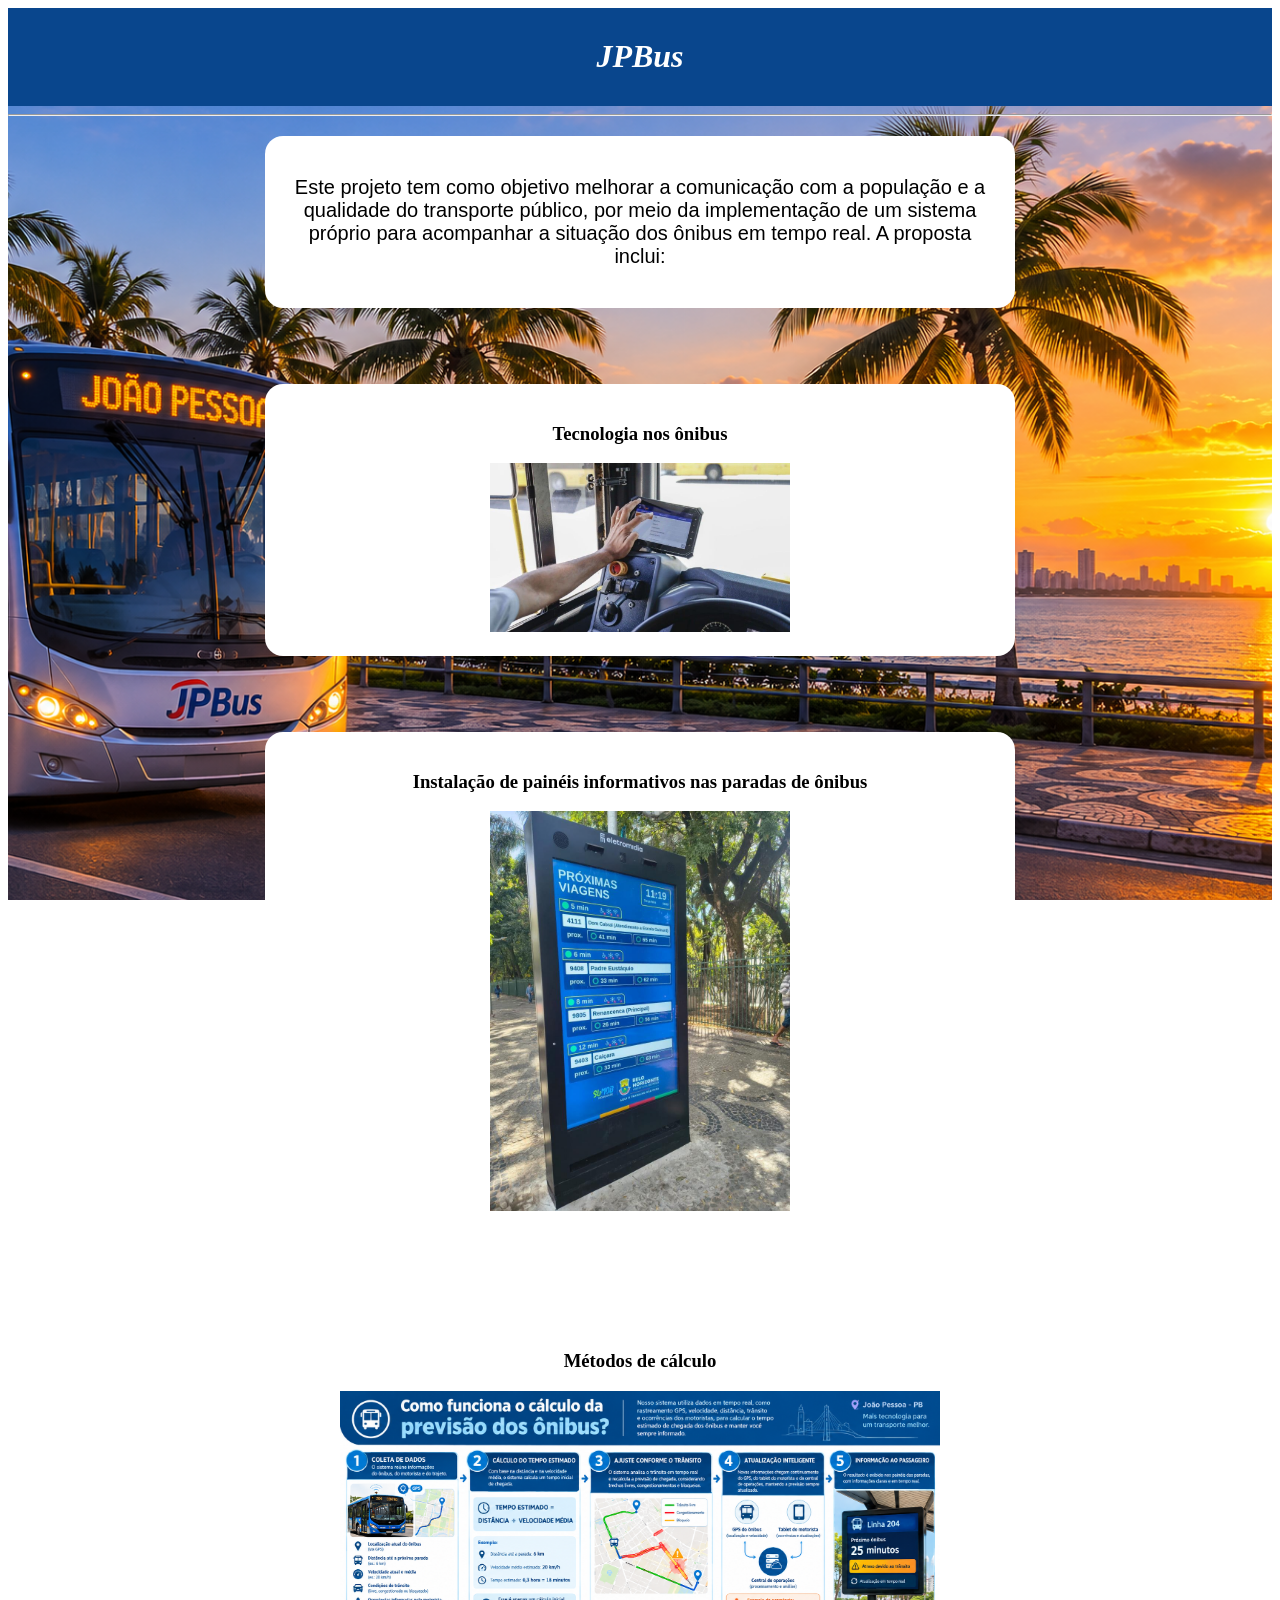
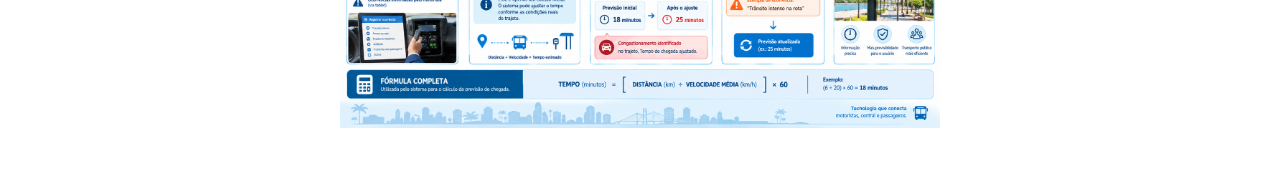
<file: home.html>
<!DOCTYPE html>
<html lang="pt-BR">

<head>
    <meta charset="UTF-8">
    <meta name="viewport" content="width=device-width, initial-scale=1.0">
    <meta name="description" content="Apresentação e telas do JPBus">

    <title>Página de apresentação</title>

    <link rel="stylesheet" href="assets/css/home.css">
</head>

<body>

    <div id="body">

        <div id="cabeçalho">
            <header>
                <h1><i>JPBus</i></h1>
            </header>
        </div>

        <hr>

        <main>

            <div style="text-align: center;">

                <section>

                    <div class="card">
                        <p>
                            Este projeto tem como objetivo melhorar a comunicação com a população
                            e a qualidade do transporte público, por meio da implementação de um
                            sistema próprio para acompanhar a situação dos ônibus em tempo real.
                            A proposta inclui:
                        </p>
                    </div>

                    <br><br>

                    <div class="card">
                        <h3>Tecnologia nos ônibus</h3>

                        <a href="telas-onibus2.html">
                            <img src="assets/images/tablet.png"
                                alt="Tablet mostrando rastreamento de ônibus" width="300">
                        </a>
                    </div>

                    <br><br>

                    <div class="card">
                        <h3>Instalação de painéis informativos nas paradas de ônibus</h3>

                        <a href="paineis.html">
                            <img src="assets/images/screen.png"
                                alt="Telão informativo para paradas" width="300">
                        </a>
                    </div>

                    <br><br>

                    <div class="card">
                        <h3>Métodos de cálculo</h3>

                        <a href="calculos.html">
                            <img src="assets/images/infographic.png"
                                alt="Infográfico explicativo sobre métodos de cálculo" width="600">
                        </a>
                    </div>

                </section>

            </div>

        </main>

    </div>

</body>

</html>
</file>
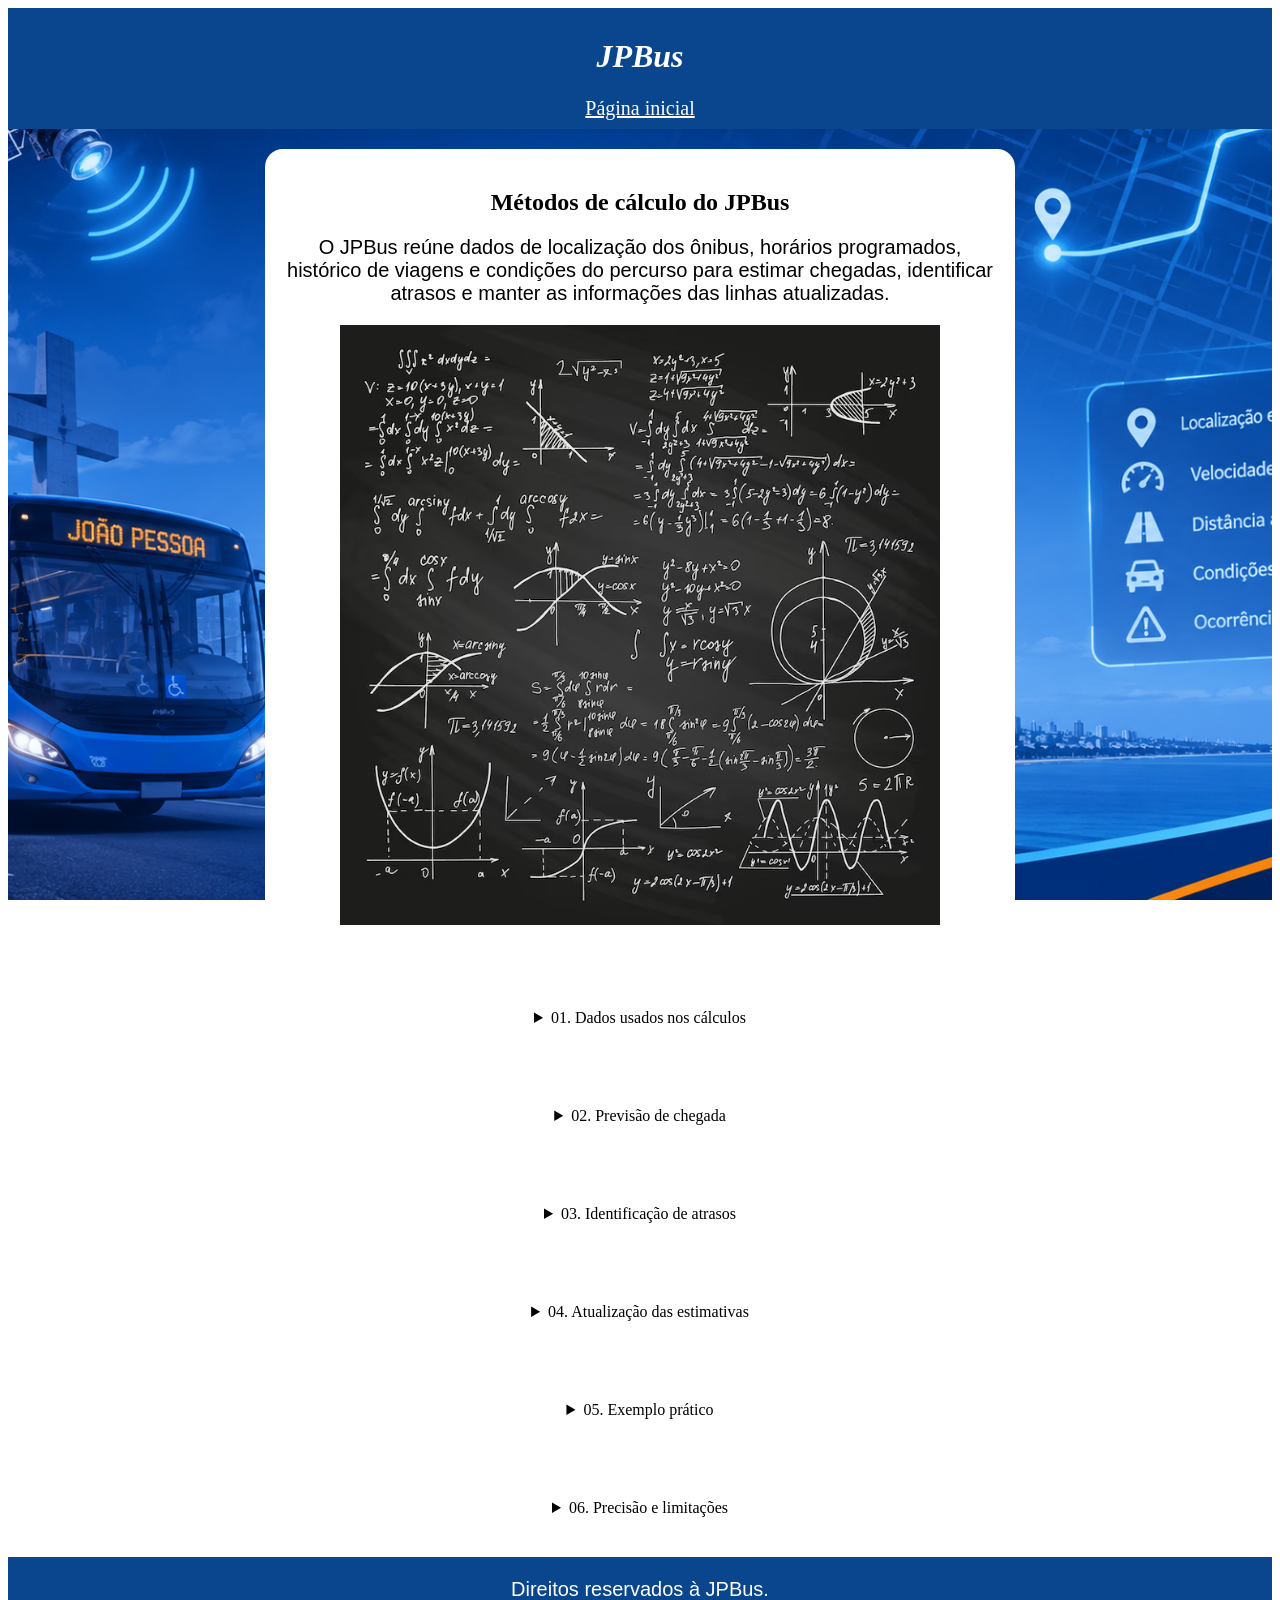
<file: html/calculos.html>
<!DOCTYPE html>
<html lang="pt-BR">

<head>
    <meta charset="UTF-8">
    <meta name="viewport" content="width=device-width, initial-scale=1.0">
    <meta name="description" content="Entenda como o JPBus calcula previsões de chegada, atrasos e informações do transporte público.">

    <title>Métodos de cálculo | JPBus</title>

    <link rel="stylesheet" href="../assets/css/home.css">
</head>

<body>

    <div id="fundo-calculo">

        <div id="cabeçalho">
            <header>
                <h1><i>JPBus</i></h1>
                <div style="text-align: center; font-size: 20px;">
                    <a style="color: white;" href="./home.html">Página inicial</a>
                </div>
            </header>
        </div>

        <main>
            <section class="conteudo">

                <article class="card">
                    <h2>Métodos de cálculo do JPBus</h2>
                    <p>
                        O JPBus reúne dados de localização dos ônibus, horários programados,
                        histórico de viagens e condições do percurso para estimar chegadas,
                        identificar atrasos e manter as informações das linhas atualizadas.
                    </p>
                    <img
                        src="../assets/images/foto-calculos.png"
                        alt="Infográfico sobre os métodos de cálculo do JPBus"
                        width="600"
                        class="espaço"
                        style="max-width: 100%; height: auto;"
                    >
                </article>

                <details>
                    <summary class="card">01. Dados usados nos cálculos</summary>
                    <article class="card">
                        <h2>De onde vêm as informações?</h2>
                        <p>
                            Para produzir estimativas úteis, o sistema combina informações de
                            diferentes fontes. Cada atualização ajuda a entender onde o ônibus
                            está, para onde está indo e quanto tempo pode levar até os próximos pontos.
                        </p>
                        <ul>
                            <li><strong>Localização GPS:</strong> posição e deslocamento do veículo ao longo da rota.</li>
                            <li><strong>Horários programados:</strong> previsão oficial de passagem em cada parada.</li>
                            <li><strong>Histórico de viagens:</strong> duração observada em viagens anteriores, por linha e trecho.</li>
                            <li><strong>Ocorrências:</strong> registros de trânsito, desvios, bloqueios ou outros imprevistos.</li>
                            <li><strong>Atualizações recentes:</strong> novos dados recebidos do ônibus e da central de monitoramento.</li>
                        </ul>
                        <p>
                            A disponibilidade e a precisão da previsão dependem da qualidade e da
                            frequência desses dados. Quando não há uma posição recente, o sistema
                            pode apresentar o horário programado ou indicar que a estimativa está indisponível.
                        </p>
                    </article>
                </details>

                <details>
                    <summary class="card">02. Previsão de chegada</summary>
                    <article class="card">
                        <h2>Como é estimado o tempo até a parada?</h2>
                        <p>
                            O sistema acompanha o ônibus na rota e estima o tempo que falta para
                            chegar à parada escolhida. Para isso, considera a distância restante,
                            o ritmo recente de deslocamento e os tempos esperados nos trechos seguintes.
                        </p>
                        <ol>
                            <li>O GPS informa a posição atual do ônibus.</li>
                            <li>O JPBus identifica a rota e as próximas paradas atendidas.</li>
                            <li>O sistema estima o tempo de percurso até cada parada com base nos dados disponíveis.</li>
                            <li>A previsão é atualizada quando chegam novas posições ou informações da central.</li>
                        </ol>
                        <p>
                            A estimativa é uma referência, pois o tempo real pode mudar com o trânsito,
                            o embarque de passageiros e outras condições da viagem.
                        </p>
                    </article>
                </details>

                <details>
                    <summary class="card">03. Identificação de atrasos</summary>
                    <article class="card">
                        <h2>Como o sistema identifica um atraso?</h2>
                        <p>
                            O JPBus compara o andamento observado da viagem com o horário previsto
                            para a linha e para o trecho. Quando a diferença ultrapassa a tolerância
                            definida para o serviço, a central pode sinalizar atraso e atualizar a previsão.
                        </p>
                        <p>Exemplo de acompanhamento:</p>
                        <ol>
                            <li>O ônibus tem um horário previsto para passar por determinada parada.</li>
                            <li>A posição GPS e o horário da viagem são recebidos pela central.</li>
                            <li>O sistema compara o andamento atual com o planejado.</li>
                            <li>Se houver diferença relevante, a situação da linha e o tempo estimado são atualizados.</li>
                        </ol>
                        <p>
                            Um atraso pode ser causado por congestionamentos, desvios, falhas operacionais
                            ou variações normais do percurso. A indicação ajuda o passageiro a entender a
                            situação, mas não substitui a confirmação operacional da empresa responsável.
                        </p>
                    </article>
                </details>

                <details>
                    <summary class="card">04. Atualização das estimativas</summary>
                    <article class="card">
                        <h2>Informações que acompanham a viagem</h2>
                        <p>
                            As previsões são recalculadas conforme novos dados chegam à plataforma.
                            Assim, uma estimativa pode aumentar ou diminuir durante a espera, refletindo
                            as mudanças no deslocamento do ônibus.
                        </p>
                        <ul>
                            <li>Novas posições GPS podem ajustar o tempo restante.</li>
                            <li>Uma ocorrência registrada pode indicar mudança nas condições do trajeto.</li>
                            <li>Um desvio pode alterar as paradas atendidas e o percurso previsto.</li>
                            <li>Se os dados ficarem desatualizados, a informação pode ser marcada como aproximada ou indisponível.</li>
                        </ul>
                        <p>
                            Os painéis nas paradas e os demais canais do JPBus podem receber os dados
                            processados pela central para apresentar informações consistentes aos passageiros.
                        </p>
                    </article>
                </details>

                <details>
                    <summary class="card">05. Exemplo prático</summary>
                    <article class="card">
                        <h2>Da localização à informação na parada</h2>
                        <p>
                            Imagine que uma passageira queira saber quando o ônibus de sua linha chegará.
                            O veículo está em movimento e envia sua localização para o sistema.
                        </p>
                        <ol>
                            <li>O JPBus recebe a posição mais recente do veículo.</li>
                            <li>O sistema encontra a parada no itinerário da linha.</li>
                            <li>Compara o deslocamento observado com os horários e dados do trecho.</li>
                            <li>Calcula uma estimativa de chegada e verifica se há ocorrências registradas.</li>
                            <li>A previsão atualizada é exibida para a passageira e pode ser enviada ao painel da parada.</li>
                        </ol>
                        <p>
                            Se o ônibus encontrar trânsito intenso, uma nova atualização pode indicar
                            mais minutos de espera. A previsão muda porque acompanha as condições observadas da viagem.
                        </p>
                    </article>
                </details>

                <details>
                    <summary class="card">06. Precisão e limitações</summary>
                    <article class="card">
                        <h2>Como interpretar uma estimativa</h2>
                        <p>
                            O tempo informado é uma previsão baseada nos dados recebidos e pode variar
                            até a chegada do ônibus. GPS com sinal fraco, transmissão atrasada, mudanças
                            no trânsito e ocorrências inesperadas podem afetar o resultado.
                        </p>
                        <p>
                            Por isso, o JPBus deve atualizar a estimativa sempre que houver novos dados
                            e deixar claro quando a informação estiver desatualizada ou não puder ser calculada.
                            A combinação de monitoramento e comunicação transparente ajuda o passageiro
                            a planejar melhor sua espera.
                        </p>
                    </article>
                </details>

            </section>
        </main>

        <footer id="footer" style="background-color: #09468d;">
            <p>Direitos reservados à JPBus.</p>
        </footer>

    </div>

</body>

</html>
</file>
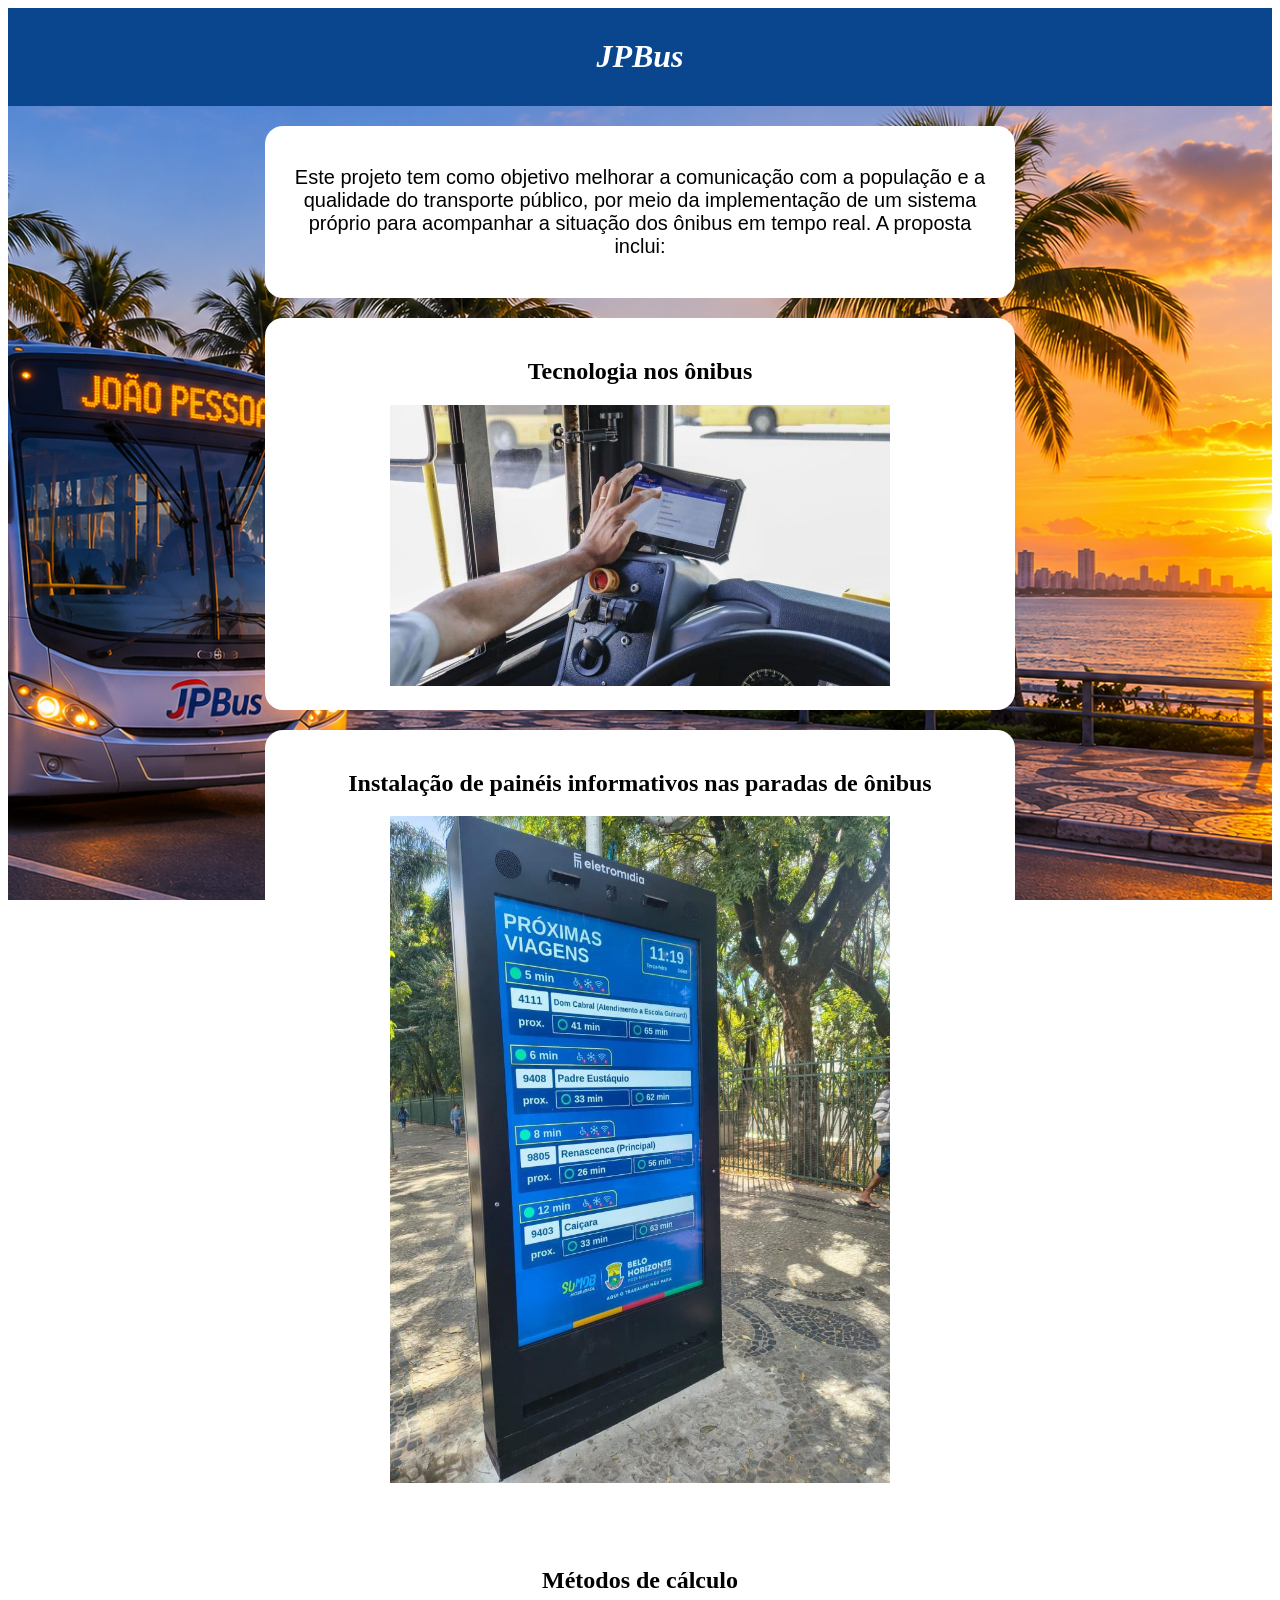
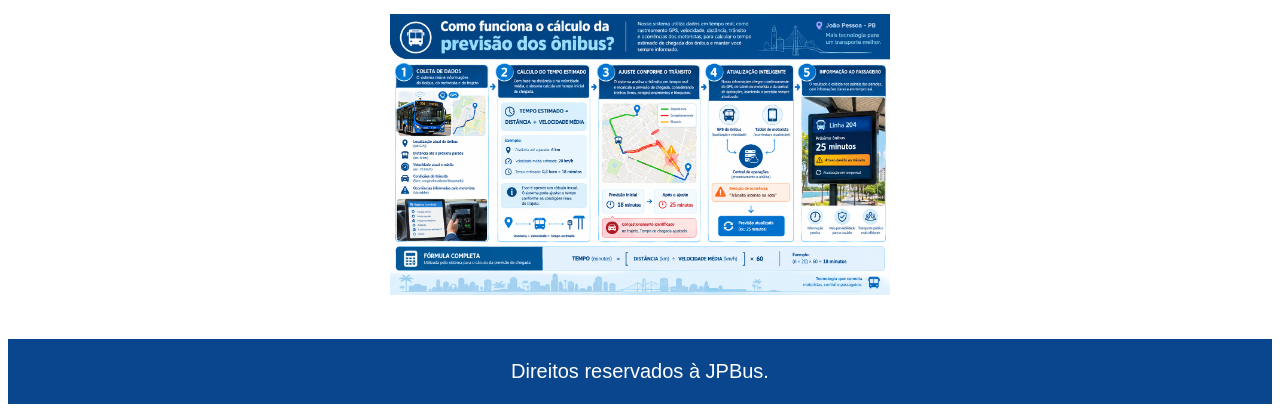
<file: html/home.html>
<!DOCTYPE html>
<html lang="pt-BR">

<head>
    <meta charset="UTF-8">
    <meta name="viewport" content="width=device-width, initial-scale=1.0">

    <meta name="description" content="Apresentação do projeto JPBus e suas funcionalidades.">

    <title>JPBus | Página de apresentação</title>

    <link rel="stylesheet" href="../assets/css/home.css">
</head>

<body>

    <div id="body">

        <header id="cabeçalho">
            <h1><i>JPBus</i></h1>
        </header>

        <main>

            <section class="conteudo">

                <article class="card">
                    <p>
                        Este projeto tem como objetivo melhorar a comunicação com a população
                        e a qualidade do transporte público, por meio da implementação de um
                        sistema próprio para acompanhar a situação dos ônibus em tempo real.
                        A proposta inclui:
                    </p>
                </article>

                <article class="card">
                    <h2>Tecnologia nos ônibus</h2>

                    <a href="./telas-onibus2.html">
                        <img src="../assets/images/tablet.png"
                            alt="Tablet mostrando o sistema de rastreamento dos ônibus" width="500">
                    </a>
                </article>

                <article class="card">
                    <h2>Instalação de painéis informativos nas paradas de ônibus</h2>

                    <a href="./paineis-parada.html">
                        <img src="../assets/images/screen.png"
                            alt="Painel informativo instalado em uma parada de ônibus" width="500">
                    </a>
                </article>

                <article class="card">
                    <h2>Métodos de cálculo</h2>

                    <a href="./calculos.html">
                        <img src="../assets/images/infographic.png"
                            alt="Infográfico explicativo sobre os métodos de cálculo" width="500" > 
                    </a>
                </article>

            </section>

        </main>

        <footer id="footer" style="background-color:  #09468d ;">
            <p>Direitos reservados à JPBus.</p>
        </footer>

    </div>

</body>

</html>
</file>
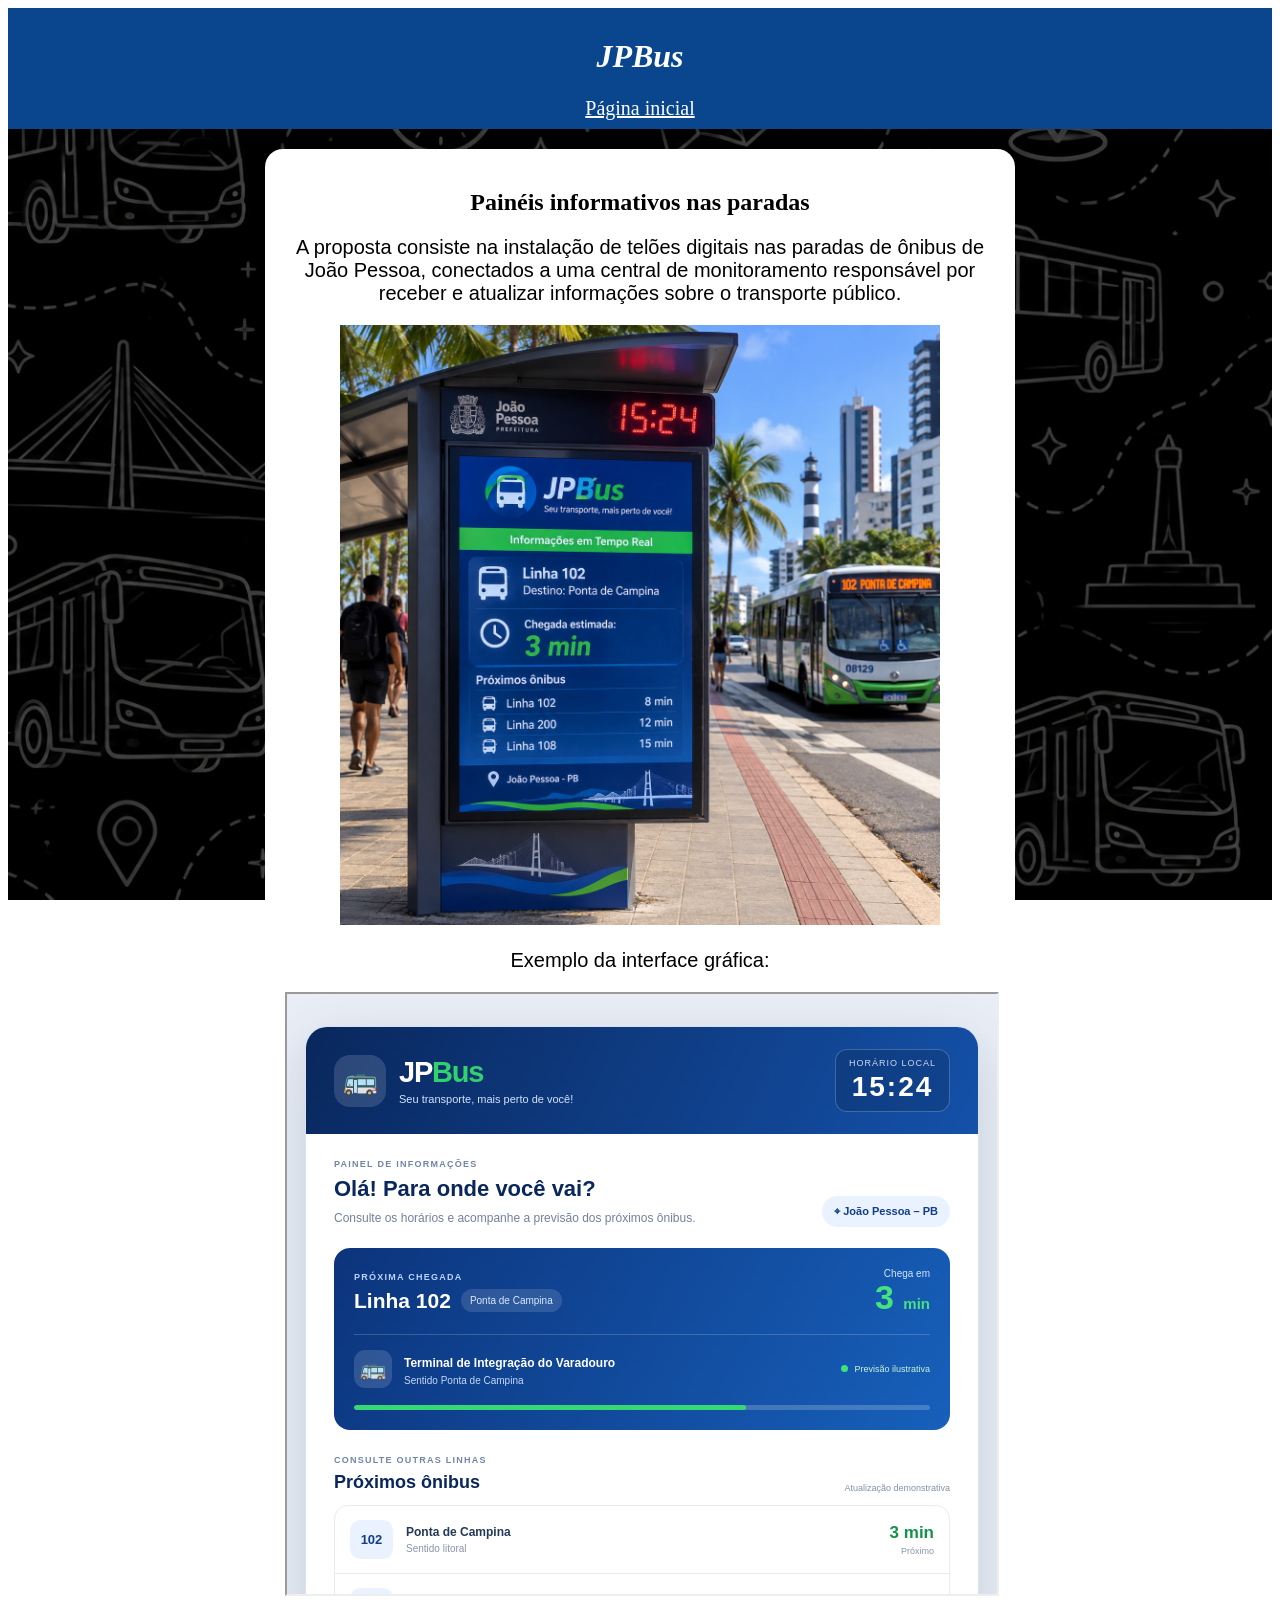
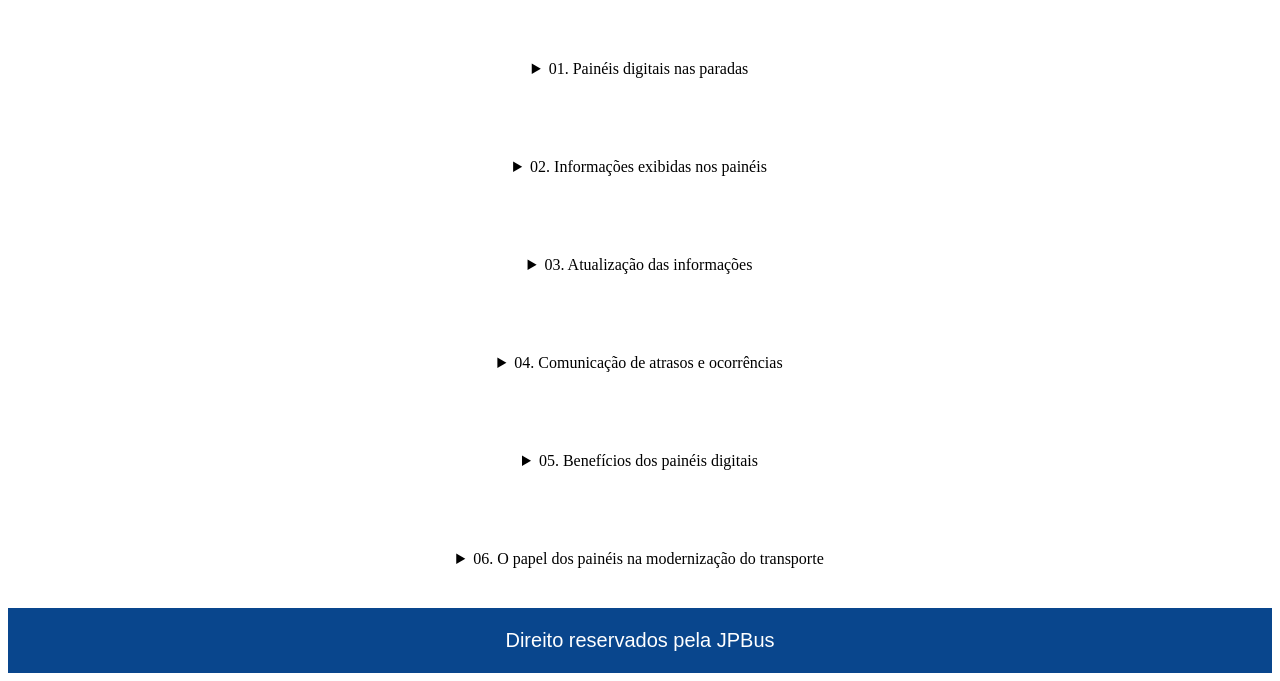
<file: html/paineis-parada.html>
<!DOCTYPE html>
<html lang="pt-BR">

<head>
    <meta charset="UTF-8">
    <meta name="viewport" content="width=device-width, initial-scale=1.0">

    <meta name="description" content="Painéis informativos do JPBus">

    <title>Painéis | JPBus</title>

    <link rel="stylesheet" href="../assets/css/home.css">
</head>

<body>

    <div id="fundo">

       <div id="cabeçalho">
            <header>
                <h1><i>JPBus</i></h1>

                <div style="text-align: center; font-size: 20px;">
                    <a style="color: white;" href="./home.html">
                        Página inicial
                    </a>
                </div>
            </header>
        </div>


        <main>

            <section class="conteudo">

                <!-- APRESENTAÇÃO DOS PAINÉIS -->

                <article class="card">

                    <h2>Painéis informativos nas paradas</h2>

                    <p>
                        A proposta consiste na instalação de telões digitais
                        nas paradas de ônibus de João Pessoa, conectados a
                        uma central de monitoramento responsável por receber
                        e atualizar informações sobre o transporte público.
                    </p>

                    <img
                        src="../assets/images/telao-parada.png"
                        alt="Tela informativa instalada em uma parada de ônibus"
                        width="600"
                        class="espaco"
                    >

                    <p>Exemplo da interface gráfica:</p>

                    <iframe
                        src="./telas-ficiticias/tela-ficiticia-parada.html"
                        width="100%"
                        height="600"
                        title="Exemplo da interface do painel informativo"
                        loading="lazy">
                    </iframe>

                </article>


                <!-- 01. PAINÉIS DIGITAIS NAS PARADAS -->

                <details>

                    <summary class="card">
                        01. Painéis digitais nas paradas
                    </summary>

                    <div class="card">

                        <h2>Painéis digitais inteligentes nas paradas</h2>

                        <h3>O que são?</h3>

                        <p>
                            Os painéis digitais do JPBus são telas informativas
                            instaladas nas paradas de ônibus de João Pessoa,
                            desenvolvidas para apresentar informações atualizadas
                            sobre o transporte público. Por meio desses painéis,
                            os passageiros poderão acompanhar os horários previstos
                            de chegada dos ônibus, identificar as linhas disponíveis
                            e consultar possíveis atrasos ou ocorrências durante
                            os percursos.
                        </p>

                        <h3>Qual é a sua finalidade?</h3>

                        <p>
                            O principal objetivo dos painéis é facilitar o acesso
                            às informações do transporte público, permitindo que
                            os passageiros saibam quando seus ônibus estão previstos
                            para chegar, sem depender exclusivamente de aplicativos
                            ou consultas pelo celular.
                        </p>

                        <p>
                            A proposta é oferecer informações de maneira clara,
                            acessível e organizada, melhorando a comunicação entre
                            o sistema de transporte e a população.
                        </p>

                        <h3>Principais funcionalidades</h3>

                        <ul>

                            <li>
                                <strong>Previsão de chegada:</strong>
                                apresentar o tempo estimado para a chegada
                                dos ônibus em determinada parada.
                            </li>

                            <li>
                                <strong>Identificação das linhas:</strong>
                                exibir os números, nomes e destinos das linhas
                                que atendem aquela parada.
                            </li>

                            <li>
                                <strong>Localização dos ônibus:</strong>
                                disponibilizar informações sobre a posição
                                dos veículos em seus respectivos percursos.
                            </li>

                            <li>
                                <strong>Notificações de atrasos:</strong>
                                informar quando determinada linha estiver
                                enfrentando atrasos em seu funcionamento.
                            </li>

                            <li>
                                <strong>Alertas de ocorrências:</strong>
                                apresentar avisos sobre acidentes, congestionamentos,
                                bloqueios e outros imprevistos que possam afetar
                                o percurso dos ônibus.
                            </li>

                            <li>
                                <strong>Atualização de informações:</strong>
                                receber novos dados da central de processamento
                                para manter os passageiros informados.
                            </li>

                            <li>
                                <strong>Funcionamento contínuo:</strong>
                                disponibilizar informações nas paradas durante
                                as 24 horas do dia, conforme a disponibilidade
                                de energia e conexão do equipamento.
                            </li>

                        </ul>

                        <h3>Exemplo prático de funcionamento</h3>

                        <p>
                            Imagine que um passageiro esteja esperando o ônibus
                            da linha 301 em determinada parada. Em vez de precisar
                            consultar informações pelo celular ou aguardar sem
                            saber quando o veículo chegará, ele poderá visualizar
                            diretamente no painel o tempo estimado de chegada.
                        </p>

                        <ol>

                            <li>
                                O passageiro chega à parada e consulta o painel.
                            </li>

                            <li>
                                O painel apresenta as linhas disponíveis
                                e seus respectivos horários previstos.
                            </li>

                            <li>
                                O sistema identifica a localização do ônibus
                                por meio do rastreamento GPS.
                            </li>

                            <li>
                                A central calcula o tempo estimado de chegada
                                utilizando os dados de deslocamento e as condições
                                do percurso.
                            </li>

                            <li>
                                O painel recebe a atualização e apresenta
                                a nova previsão ao passageiro.
                            </li>

                        </ol>

                    </div>

                </details>


                <!-- 02. INFORMAÇÕES EXIBIDAS NOS PAINÉIS -->

                <details>

                    <summary class="card">
                        02. Informações exibidas nos painéis
                    </summary>

                    <div class="card">

                        <h2>Quais informações serão apresentadas nos painéis?</h2>

                        <h3>Informações disponíveis para os passageiros</h3>

                        <p>
                            Os painéis serão desenvolvidos para apresentar
                            informações importantes de maneira visual e objetiva,
                            permitindo que qualquer passageiro consiga identificar
                            rapidamente a situação das linhas de ônibus.
                        </p>

                        <ul>

                            <li>
                                <strong>Número e identificação da linha:</strong>
                                identificação do ônibus que realiza determinado percurso.
                            </li>

                            <li>
                                <strong>Destino:</strong>
                                apresentação do destino final ou principal
                                sentido da linha.
                            </li>

                            <li>
                                <strong>Tempo estimado:</strong>
                                indicação de quantos minutos faltam para
                                a chegada do veículo.
                            </li>

                            <li>
                                <strong>Situação da linha:</strong>
                                indicação de funcionamento normal, atraso
                                ou ocorrência registrada.
                            </li>

                            <li>
                                <strong>Avisos importantes:</strong>
                                notificações sobre alterações de itinerário,
                                interrupções ou problemas no transporte.
                            </li>

                        </ul>

                    </div>

                </details>


                <!-- 03. ATUALIZAÇÃO DOS DADOS -->

                <details>

                    <summary class="card">
                        03. Atualização das informações
                    </summary>

                    <div class="card">

                        <h2>Como os painéis recebem as informações?</h2>

                        <h3>Integração com a central JPBus</h3>

                        <p>
                            Os painéis digitais estarão conectados à plataforma
                            de monitoramento do JPBus, responsável por receber
                            e processar os dados enviados pelos ônibus.
                            A comunicação poderá ocorrer por meio de uma conexão
                            com a internet, permitindo que as informações sejam
                            transmitidas e atualizadas remotamente.
                        </p>

                        <p>
                            Dessa forma, a central poderá atualizar as informações
                            exibidas nas paradas sem a necessidade de realizar
                            alterações manualmente em cada painel.
                        </p>

                        <h3>Etapas de atualização</h3>

                        <ol>

                            <li>
                                <strong>Rastreamento GPS:</strong>
                                identifica a localização e o deslocamento dos ônibus.
                            </li>

                            <li>
                                <strong>Aplicativo do motorista:</strong>
                                transmite informações sobre ocorrências e imprevistos
                                durante as viagens.
                            </li>

                            <li>
                                <strong>Central de processamento:</strong>
                                reúne os dados recebidos e calcula as previsões
                                de chegada.
                            </li>

                            <li>
                                <strong>Transmissão das informações:</strong>
                                envia os dados atualizados para os painéis
                                instalados nas paradas.
                            </li>

                            <li>
                                <strong>Exibição para os passageiros:</strong>
                                apresenta os horários previstos e os avisos
                                relacionados ao transporte público.
                            </li>

                        </ol>

                    </div>

                </details>


                <!-- 04. COMUNICAÇÃO DE ATRASOS -->

                <details>

                    <summary class="card">
                        04. Comunicação de atrasos e ocorrências
                    </summary>

                    <div class="card">

                        <h2>Como os painéis informam possíveis atrasos?</h2>

                        <h3>Exemplo prático</h3>

                        <p>
                            Imagine que determinada linha esteja enfrentando
                            um congestionamento que aumentará o tempo necessário
                            para chegar à próxima parada. O motorista poderá
                            registrar a ocorrência pelo tablet, enquanto o GPS
                            continuará transmitindo a localização do veículo.
                        </p>

                        <p>
                            A central de processamento utilizará essas informações
                            para atualizar a estimativa de chegada. Assim, os painéis
                            poderão apresentar uma nova previsão e, quando necessário,
                            exibir um aviso sobre o atraso.
                        </p>

                        <ol>

                            <li>
                                O ônibus encontra um congestionamento.
                            </li>

                            <li>
                                O motorista registra a ocorrência no tablet.
                            </li>

                            <li>
                                O GPS continua transmitindo a localização
                                do veículo.
                            </li>

                            <li>
                                A central analisa as informações recebidas.
                            </li>

                            <li>
                                O sistema atualiza a previsão de chegada.
                            </li>

                            <li>
                                O painel apresenta a nova estimativa e o aviso
                                de atraso aos passageiros.
                            </li>

                        </ol>

                    </div>

                </details>


                <!-- 05. BENEFÍCIOS -->

                <details>

                    <summary class="card">
                        05. Benefícios dos painéis digitais
                    </summary>

                    <div class="card">

                        <h2>Benefícios dos painéis digitais</h2>

                        <p>
                            A implementação dos painéis digitais busca proporcionar
                            uma experiência mais organizada e transparente para
                            os usuários do transporte público, reduzindo a falta
                            de informações durante o tempo de espera nas paradas.
                        </p>

                        <ul>

                            <li>
                                <strong>Mais acessibilidade:</strong>
                                informações disponíveis diretamente nas paradas,
                                sem exigir que o passageiro possua um celular.
                            </li>

                            <li>
                                <strong>Redução da incerteza:</strong>
                                os passageiros poderão consultar previsões
                                de chegada em vez de depender apenas dos horários
                                programados.
                            </li>

                            <li>
                                <strong>Comunicação eficiente:</strong>
                                divulgação de atrasos, ocorrências e alterações
                                no funcionamento das linhas.
                            </li>

                            <li>
                                <strong>Informações centralizadas:</strong>
                                atualização das informações por meio de uma
                                plataforma integrada.
                            </li>

                            <li>
                                <strong>Maior transparência:</strong>
                                os usuários terão mais conhecimento sobre
                                a situação do transporte público.
                            </li>

                            <li>
                                <strong>Disponibilidade contínua:</strong>
                                possibilidade de consultar informações a qualquer
                                horário, inclusive durante a noite.
                            </li>

                        </ul>

                    </div>

                </details>


                <!-- 06. CONCLUSÃO -->

                <details>

                    <summary class="card">
                        06. O papel dos painéis na modernização do transporte
                    </summary>

                    <div class="card">

                        <h2>O papel dos painéis na modernização do transporte</h2>

                        <p>
                            Os painéis digitais representam um dos principais
                            pontos de contato entre o sistema JPBus e os passageiros.
                            Sua implementação busca transformar as paradas de ônibus
                            em ambientes mais informativos, oferecendo previsões
                            de chegada, identificação das linhas e notificações
                            sobre possíveis imprevistos.
                        </p>

                        <p>
                            Integrados ao rastreamento GPS, ao aplicativo do motorista
                            e à central de processamento, os painéis permitirão
                            que os passageiros tenham acesso a informações mais
                            atualizadas e confiáveis, contribuindo para um transporte
                            público mais inteligente, acessível e eficiente
                            em João Pessoa.
                        </p>

                    </div>

                </details>

            </section>

        </main>


         <footer id="footer" style="background-color: #09468d; ">

        <p>Direito reservados pela JPBus</p>

    </footer>

    </div>

</body>

</html>
</file>
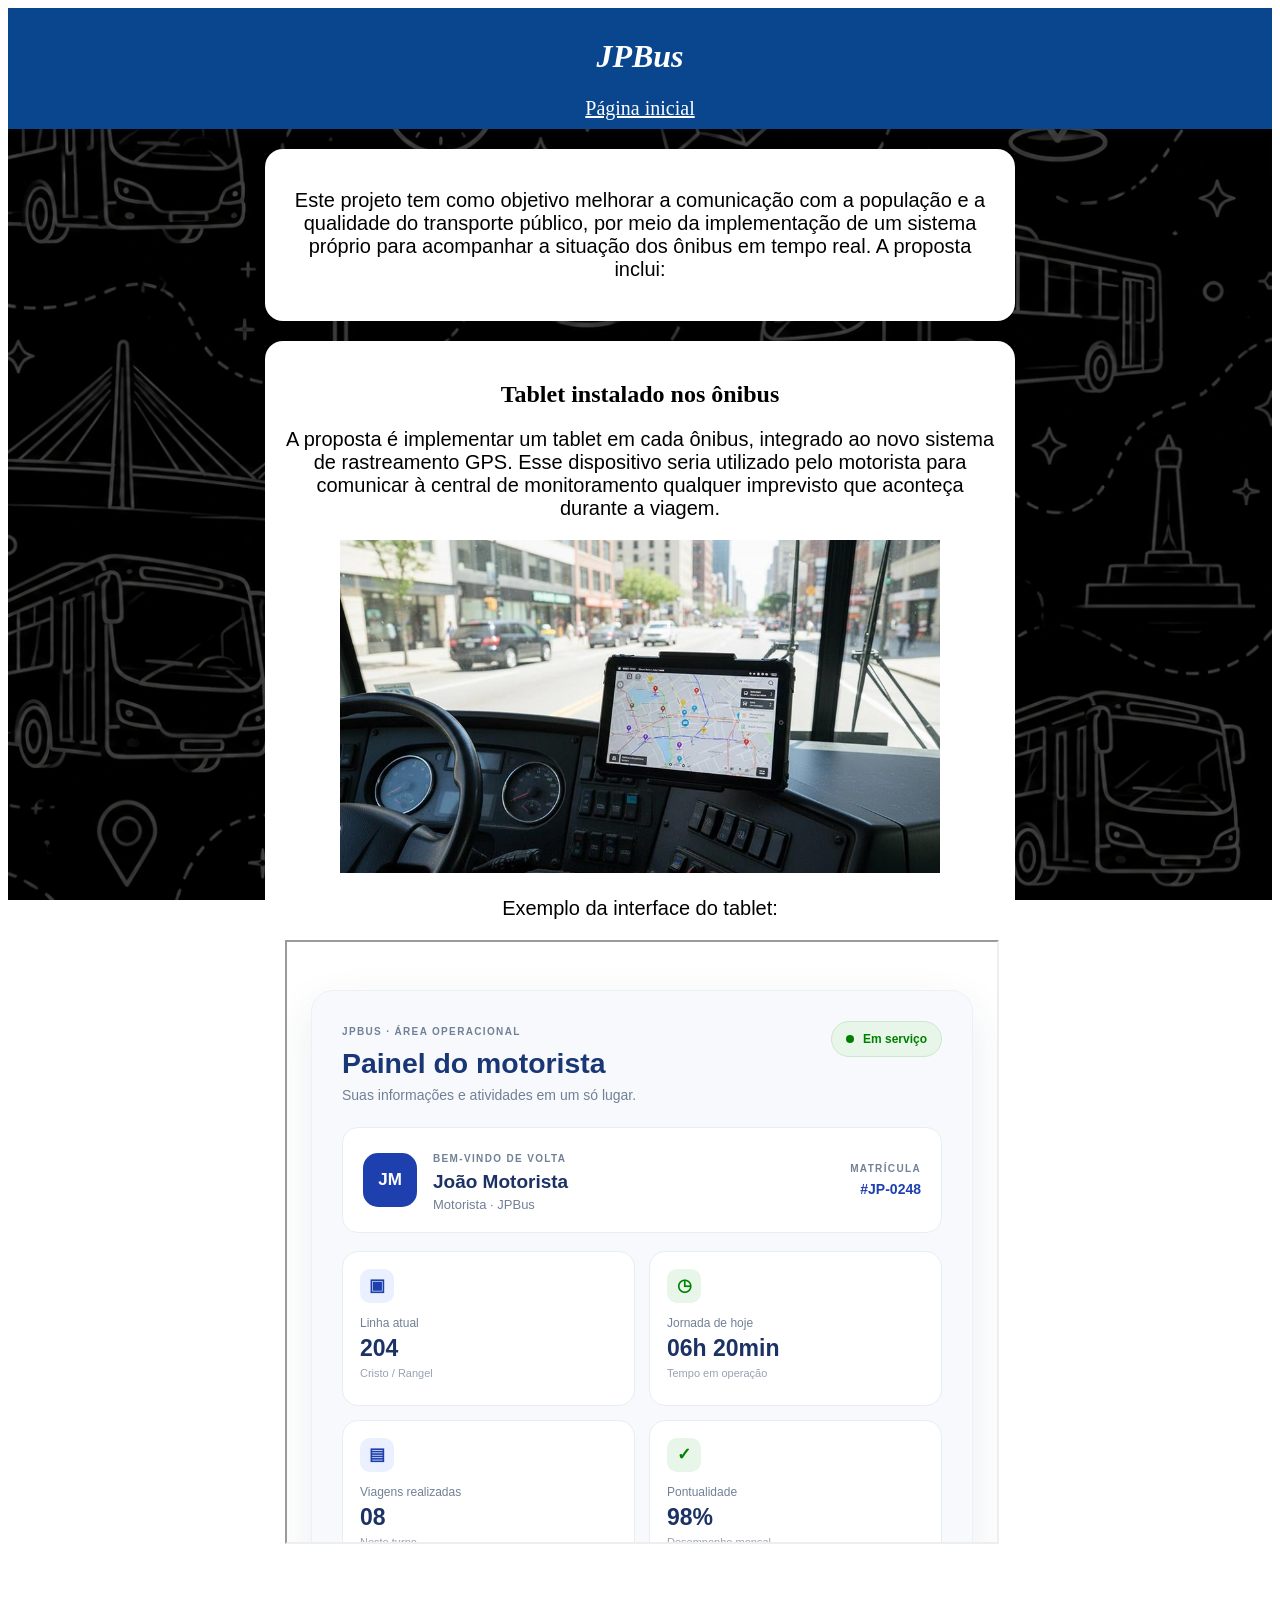
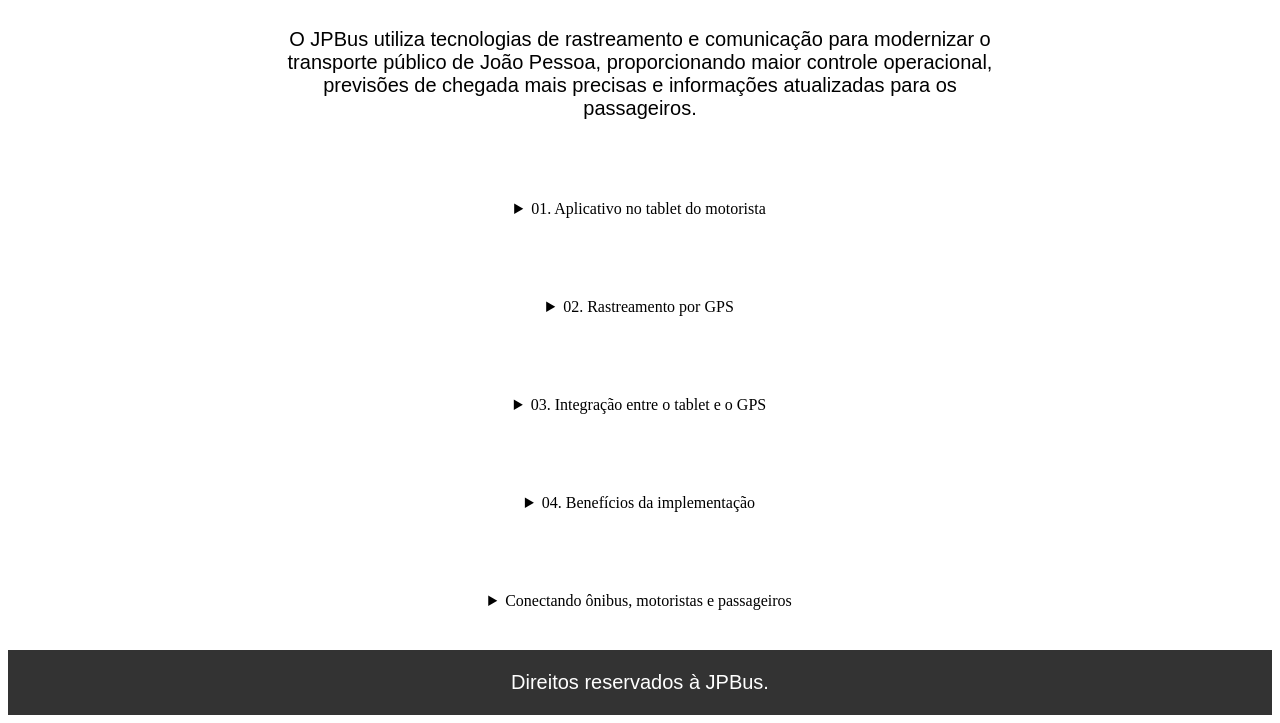
<file: html/telas-onibus2.html>
<!DOCTYPE html>
<html lang="pt-BR">

<head>
    <meta charset="UTF-8">
    <meta name="viewport" content="width=device-width, initial-scale=1.0">

    <meta name="description" content="Aplicações do JPBus em ônibus e tecnologias de rastreamento.">

    <title>Ônibus | JPBus</title>

    <link rel="stylesheet" href="../assets/css/home.css">
</head>

<body>

    <div id="fundo">

        
        <div id="cabeçalho">
            <header>
                <h1><i>JPBus</i></h1>

                <div style="text-align: center; font-size: 20px;">
                    <a style="color: white;" href="./home.html">
                        Página inicial
                    </a>
                </div>
            </header>
        </div>

        <main>

            <section class="conteudo">

                <article class="card">
                    <p>
                        Este projeto tem como objetivo melhorar a comunicação
                        com a população e a qualidade do transporte público,
                        por meio da implementação de um sistema próprio para
                        acompanhar a situação dos ônibus em tempo real.
                        A proposta inclui:
                    </p>
                </article>

                <article class="card">

                    <h2>Tablet instalado nos ônibus</h2>

                    <p>
                        A proposta é implementar um tablet em cada ônibus,
                        integrado ao novo sistema de rastreamento GPS.
                        Esse dispositivo seria utilizado pelo motorista
                        para comunicar à central de monitoramento qualquer
                        imprevisto que aconteça durante a viagem.
                    </p>

                    <img
                        src="../assets/images/application.png"
                        alt="Tablet instalado no ônibus"
                        width="600"
                        class="espaco" 
                        
                    >

                    <p>Exemplo da interface do tablet:</p>

                    <iframe
                        src="./telas-ficiticias/tablet-tela.html"
                        width="100%"
                        height="600"
                        title="Exemplo da interface do tablet do motorista"
                        loading="lazy">
                    </iframe>

                </article>


                <section class="card">

                    <p>
                        O JPBus utiliza tecnologias de rastreamento e comunicação
                        para modernizar o transporte público de João Pessoa,
                        proporcionando maior controle operacional, previsões
                        de chegada mais precisas e informações atualizadas
                        para os passageiros.
                    </p>

                </section>


                <details>

                    <summary class="card">
                        01. Aplicativo no tablet do motorista
                    </summary>

                    <div class="card">

                        <h2>Aplicativo no tablet do motorista</h2>

                        <h3>O que é?</h3>

                        <p>
                            O aplicativo no tablet do motorista é uma ferramenta
                            de comunicação instalada dentro dos ônibus, permitindo
                            o envio de informações diretamente para a central
                            de monitoramento do JPBus.
                        </p>

                        <h3>Qual é a sua finalidade?</h3>

                        <p>
                            Seu principal objetivo é facilitar a comunicação entre
                            os motoristas e a central, possibilitando o registro
                            de ocorrências, atrasos e imprevistos durante os
                            percursos. Essas informações auxiliam na identificação
                            de problemas que podem comprometer o funcionamento
                            das linhas de ônibus.
                        </p>

                        <h3>Principais funcionalidades</h3>

                        <ul>

                            <li>
                                <strong>Registro de ocorrências:</strong>
                                informar acidentes, congestionamentos, problemas
                                mecânicos e bloqueios nas vias.
                            </li>

                            <li>
                                <strong>Comunicação com a central:</strong>
                                enviar informações diretamente para a equipe
                                responsável pelo monitoramento.
                            </li>

                            <li>
                                <strong>Registro de atrasos:</strong>
                                comunicar situações que possam comprometer
                                os horários previstos das linhas.
                            </li>

                            <li>
                                <strong>Identificação da linha:</strong>
                                apresentar informações sobre o veículo, a linha
                                e o percurso realizado.
                            </li>

                        </ul>

                        <h3>Exemplo prático de funcionamento</h3>

                        <p>
                            Imagine que um ônibus esteja realizando seu percurso
                            e encontre um congestionamento inesperado.
                            O motorista poderá registrar essa ocorrência
                            diretamente pelo aplicativo instalado no tablet.
                        </p>

                        <ol>
                            <li>O motorista acessa o aplicativo.</li>
                            <li>Seleciona a opção de registrar ocorrência.</li>
                            <li>Informa o congestionamento encontrado.</li>
                            <li>A informação é enviada para a central.</li>
                            <li>
                                O sistema considera a ocorrência na atualização
                                da previsão de chegada.
                            </li>
                            <li>
                                Os telões das paradas podem apresentar
                                informações atualizadas aos passageiros.
                            </li>
                        </ol>

                    </div>

                </details>


                <details>

                    <summary class="card">
                        02. Rastreamento por GPS
                    </summary>

                    <div class="card">

                        <h2>Rastreamento por GPS</h2>

                        <h3>O que é?</h3>

                        <p>
                            O rastreamento por GPS é a tecnologia responsável
                            por identificar a localização dos ônibus e acompanhar
                            seus deslocamentos em tempo real.
                        </p>

                        <h3>Qual é a sua finalidade?</h3>

                        <p>
                            Cada ônibus contará com um dispositivo de rastreamento
                            GPS, responsável por obter suas coordenadas geográficas
                            e transmitir essas informações para a plataforma JPBus.
                            Dessa maneira, a central poderá acompanhar a posição
                            dos veículos, identificar seus percursos e calcular
                            a distância até as próximas paradas.
                        </p>

                        <h3>Principais funcionalidades</h3>

                        <ul>

                            <li>
                                <strong>Localização em tempo real:</strong>
                                identificar onde cada ônibus está localizado.
                            </li>

                            <li>
                                <strong>Acompanhamento do percurso:</strong>
                                monitorar o deslocamento do veículo ao longo da linha.
                            </li>

                            <li>
                                <strong>Cálculo de distância:</strong>
                                identificar a distância entre o ônibus e as próximas paradas.
                            </li>

                            <li>
                                <strong>Monitoramento de velocidade:</strong>
                                utilizar os dados de deslocamento para auxiliar
                                na estimativa do tempo de viagem.
                            </li>

                            <li>
                                <strong>Previsão de chegada:</strong>
                                estimar quanto tempo falta para o ônibus chegar
                                a determinada parada.
                            </li>

                            <li>
                                <strong>Identificação de atrasos:</strong>
                                comparar o deslocamento real com o comportamento
                                esperado da linha.
                            </li>

                        </ul>

                        <h3>Exemplo prático de funcionamento</h3>

                        <p>
                            Imagine que um ônibus esteja a aproximadamente
                            5 quilômetros de determinada parada.
                            O GPS identifica sua localização e transmite
                            os dados para o sistema JPBus.
                        </p>

                        <ol>
                            <li>O GPS identifica a localização atual do ônibus.</li>
                            <li>O sistema calcula a distância até a próxima parada.</li>
                            <li>A velocidade e as condições do percurso são consideradas.</li>
                            <li>O sistema estima o tempo necessário para a chegada.</li>
                            <li>A previsão é disponibilizada para os telões das paradas.</li>
                        </ol>

                    </div>

                </details>


                <details>

                    <summary class="card">
                        03. Integração entre o tablet e o GPS
                    </summary>

                    <div class="card">

                        <h2>Integração entre o tablet e o GPS</h2>

                        <h3>Como as tecnologias trabalham juntas?</h3>

                        <p>
                            O aplicativo no tablet do motorista e o rastreamento
                            por GPS são tecnologias complementares. Enquanto o GPS
                            fornece informações sobre a localização e o deslocamento
                            dos ônibus, o tablet permite que os motoristas comuniquem
                            ocorrências e situações inesperadas durante as viagens.
                        </p>

                        <p>
                            Essas informações são encaminhadas para a central
                            de processamento do JPBus, onde são utilizadas
                            para atualizar os cálculos de previsão de chegada
                            e disponibilizar informações aos passageiros.
                        </p>

                        <h3>Etapas da integração</h3>

                        <ol>

                            <li>
                                <strong>Tablet do motorista:</strong>
                                envia informações sobre ocorrências, atrasos
                                e situações durante a viagem.
                            </li>

                            <li>
                                <strong>Rastreamento GPS:</strong>
                                transmite a localização, o deslocamento e os
                                dados de velocidade do ônibus.
                            </li>

                            <li>
                                <strong>Central de processamento:</strong>
                                combina as informações recebidas e realiza
                                os cálculos de previsão de chegada.
                            </li>

                            <li>
                                <strong>Telões nas paradas:</strong>
                                exibem previsões atualizadas e avisos importantes
                                para os passageiros.
                            </li>

                        </ol>

                    </div>

                </details>


                <details>

                    <summary class="card">
                        04. Benefícios da implementação
                    </summary>

                    <div class="card">

                        <h2>Benefícios da implementação</h2>

                        <p>
                            A integração dessas tecnologias busca transformar
                            o transporte público em um sistema mais conectado,
                            eficiente e transparente para a população de
                            João Pessoa.
                        </p>

                        <ul>

                            <li>
                                <strong>Melhor monitoramento:</strong>
                                acompanhamento mais eficiente dos ônibus
                                durante seus percursos.
                            </li>

                            <li>
                                <strong>Comunicação operacional:</strong>
                                maior integração entre motoristas e central
                                de monitoramento.
                            </li>

                            <li>
                                <strong>Previsões mais precisas:</strong>
                                utilização de dados atualizados para estimar
                                os horários de chegada.
                            </li>

                            <li>
                                <strong>Maior transparência:</strong>
                                passageiros mais informados sobre a situação
                                dos ônibus e possíveis atrasos.
                            </li>

                        </ul>

                    </div>

                </details>


                <details>

                    <summary class="card">
                        Conectando ônibus, motoristas e passageiros
                    </summary>

                    <div class="card">

                        <h2>Conectando ônibus, motoristas e passageiros</h2>

                        <p>
                            O JPBus busca modernizar a experiência do transporte
                            público em João Pessoa por meio da tecnologia,
                            da comunicação e do monitoramento inteligente.
                            A integração entre o rastreamento GPS, o aplicativo
                            do motorista e os telões informativos permite
                            construir um sistema mais organizado, transparente
                            e eficiente para toda a população.
                        </p>

                    </div>

                </details>

            </section>

        </main>


        <footer id="footer">

            <p>Direitos reservados à JPBus.</p>

        </footer>

    </div>

</body>

</html>
</file>
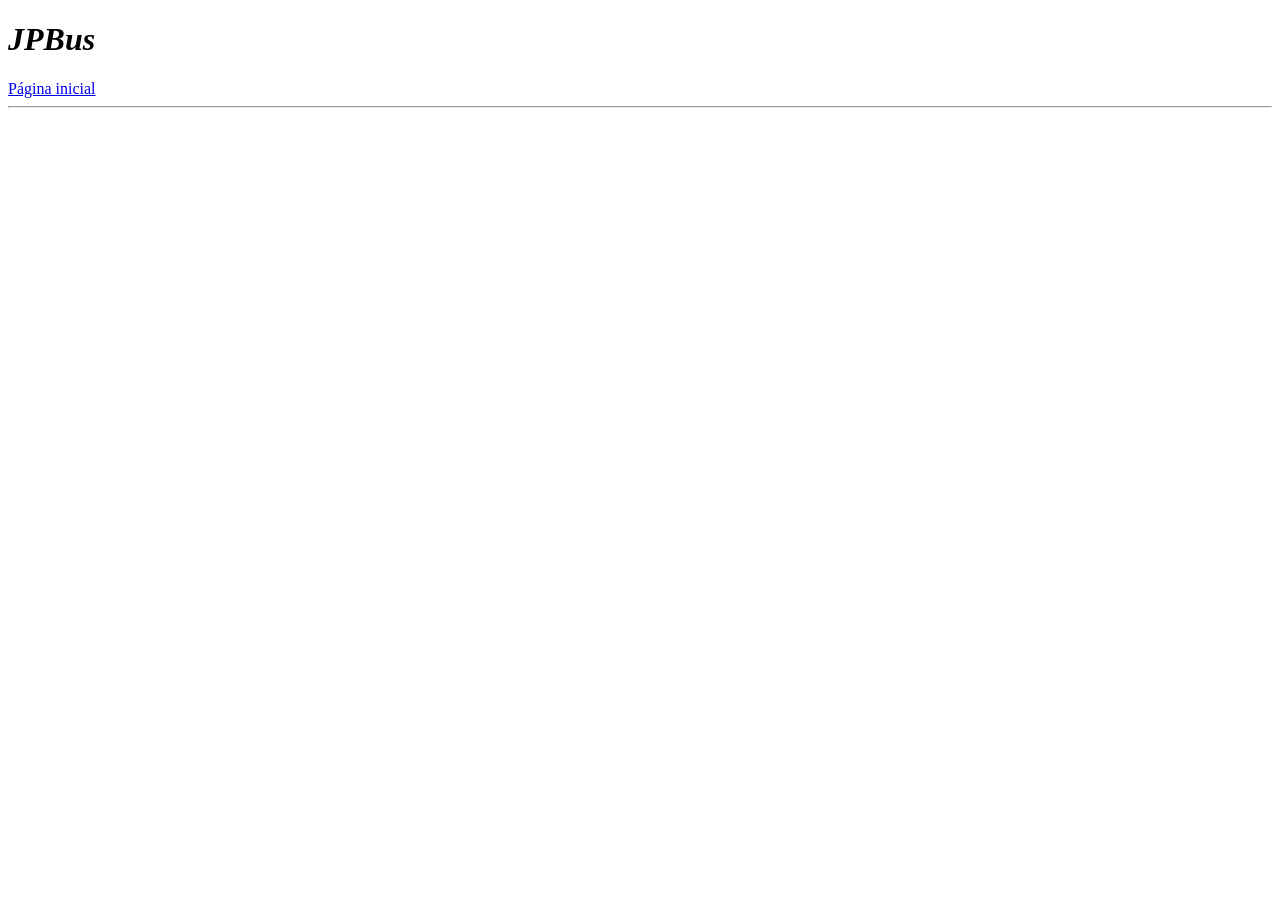
<file: Página_Tecnologia_onibus/rastradores.html>
<!DOCTYPE html>
<html lang="pt-BR">

<head>
    <meta charset="UTF-8">
    <meta name="viewport" content="width=device-width, initial-scale=1.0">
    <meta name="description" content="Aplicações do JPBus em Ônibus">

    <title>Ônibus</title>
</head>

<body>
    <header>
        <h1><i>JPBus</i></h1>
    </header>
    <nav>
        <a href="/home.html">Página inicial</a>
    </nav>
    <hr>
    <br><br><br>

</body>

</html>
</file>
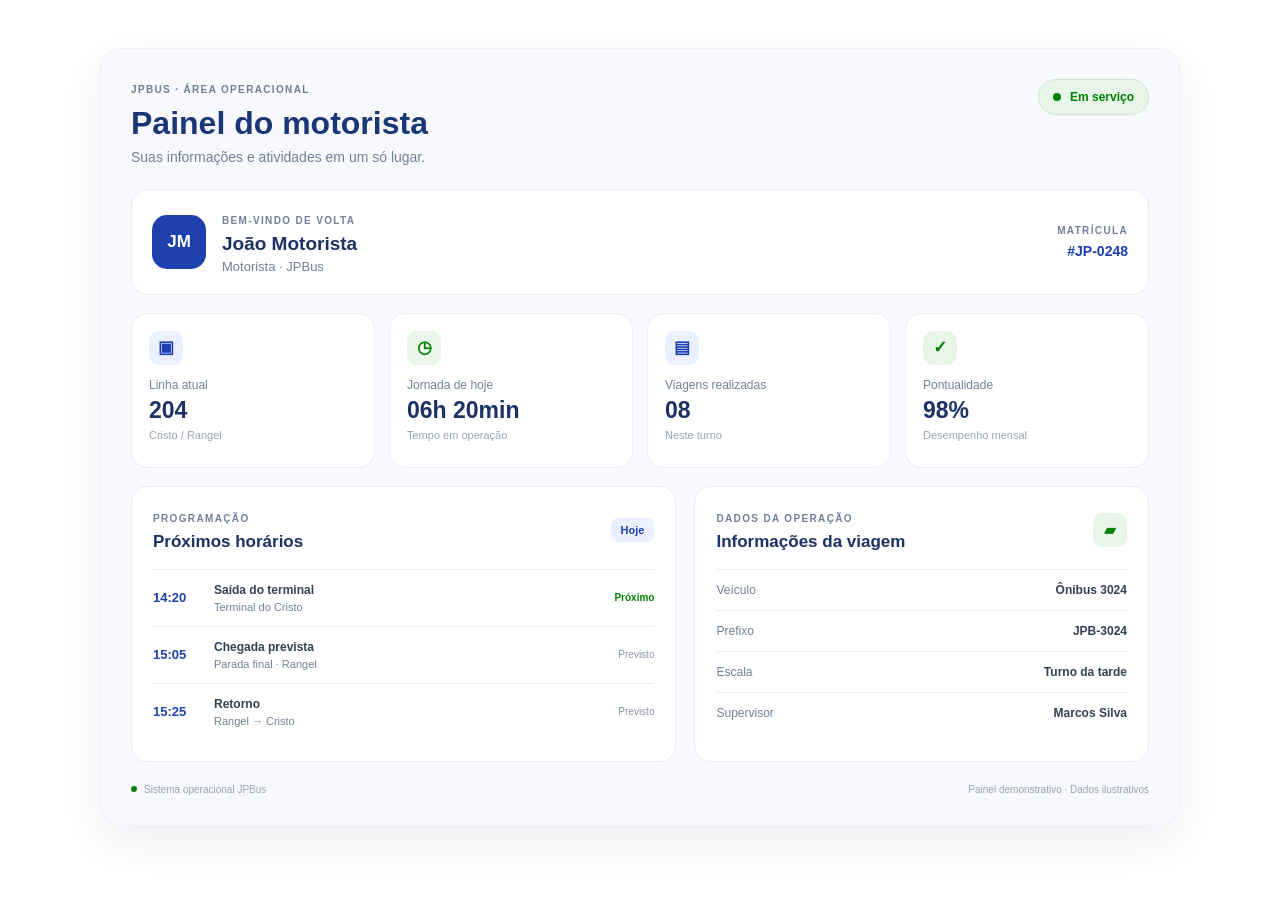
<file: html/telas-ficiticias/tablet-tela.html>
<!DOCTYPE html>
<html lang="pt-BR">

<head>
  <meta charset="UTF-8">
  <meta name="viewport" content="width=device-width, initial-scale=1.0">
  <title>Painel do Motorista | JPBus</title>
  <link rel="stylesheet" href="/assets/css/style.css">
</head>

<body>

  <main class="motorista-dashboard">
    <section class="motorista-header">
      <div>
        <span class="eyebrow">JPBUS · ÁREA OPERACIONAL</span>
        <h1>Painel do motorista</h1>
        <p>Suas informações e atividades em um só lugar.</p>
      </div>
      <div class="status-pill"><span class="status-dot"></span> Em serviço</div>
    </section>

    <section class="profile-card">
      <div class="avatar">JM</div>
      <div class="profile-info">
        <span class="muted-label">BEM-VINDO DE VOLTA</span>
        <h2>João Motorista</h2>
        <p>Motorista · JPBus</p>
      </div>
      <div class="profile-code">
        <span class="muted-label">MATRÍCULA</span>
        <strong>#JP-0248</strong>
      </div>
    </section>

    <section class="stats-grid" aria-label="Resumo do motorista">
      <article class="stat-card">
        <div class="stat-icon blue-icon">▣</div>
        <span class="stat-label">Linha atual</span>
        <strong class="stat-value">204</strong>
        <span class="stat-note">Cristo / Rangel</span>
      </article>
      <article class="stat-card">
        <div class="stat-icon green-icon">◷</div>
        <span class="stat-label">Jornada de hoje</span>
        <strong class="stat-value">06h 20min</strong>
        <span class="stat-note">Tempo em operação</span>
      </article>
      <article class="stat-card">
        <div class="stat-icon blue-icon">▤</div>
        <span class="stat-label">Viagens realizadas</span>
        <strong class="stat-value">08</strong>
        <span class="stat-note">Neste turno</span>
      </article>
      <article class="stat-card">
        <div class="stat-icon green-icon">✓</div>
        <span class="stat-label">Pontualidade</span>
        <strong class="stat-value">98%</strong>
        <span class="stat-note">Desempenho mensal</span>
      </article>
    </section>

    <section class="content-grid">
      <article class="panel-card schedule-card">
        <div class="section-heading">
          <div>
            <span class="eyebrow">PROGRAMAÇÃO</span>
            <h2>Próximos horários</h2>
          </div>
          <span class="soft-tag">Hoje</span>
        </div>
        <div class="schedule-list">
          <div class="schedule-item">
            <div class="time">14:20</div>
            <div class="schedule-detail">
              <strong>Saída do terminal</strong>
              <span>Terminal do Cristo</span>
            </div>
            <span class="schedule-state current">Próximo</span>
          </div>
          <div class="schedule-item">
            <div class="time">15:05</div>
            <div class="schedule-detail">
              <strong>Chegada prevista</strong>
              <span>Parada final · Rangel</span>
            </div>
            <span class="schedule-state">Previsto</span>
          </div>
          <div class="schedule-item">
            <div class="time">15:25</div>
            <div class="schedule-detail">
              <strong>Retorno</strong>
              <span>Rangel → Cristo</span>
            </div>
            <span class="schedule-state">Previsto</span>
          </div>
        </div>
      </article>

      <article class="panel-card details-card">
        <div class="section-heading">
          <div>
            <span class="eyebrow">DADOS DA OPERAÇÃO</span>
            <h2>Informações da viagem</h2>
          </div>
          <div class="bus-icon">▰</div>
        </div>
        <div class="detail-row">
          <span>Veículo</span>
          <strong>Ônibus 3024</strong>
        </div>
        <div class="detail-row">
          <span>Prefixo</span>
          <strong>JPB-3024</strong>
        </div>
        <div class="detail-row">
          <span>Escala</span>
          <strong>Turno da tarde</strong>
        </div>
        <div class="detail-row">
          <span>Supervisor</span>
          <strong>Marcos Silva</strong>
        </div>
      </article>
    </section>

    <footer class="dashboard-footer">
      <span><span class="footer-dot"></span> Sistema operacional JPBus</span>
      <span>Painel demonstrativo · Dados ilustrativos</span>
    </footer>
  </main>
</body>

</html>
</file>
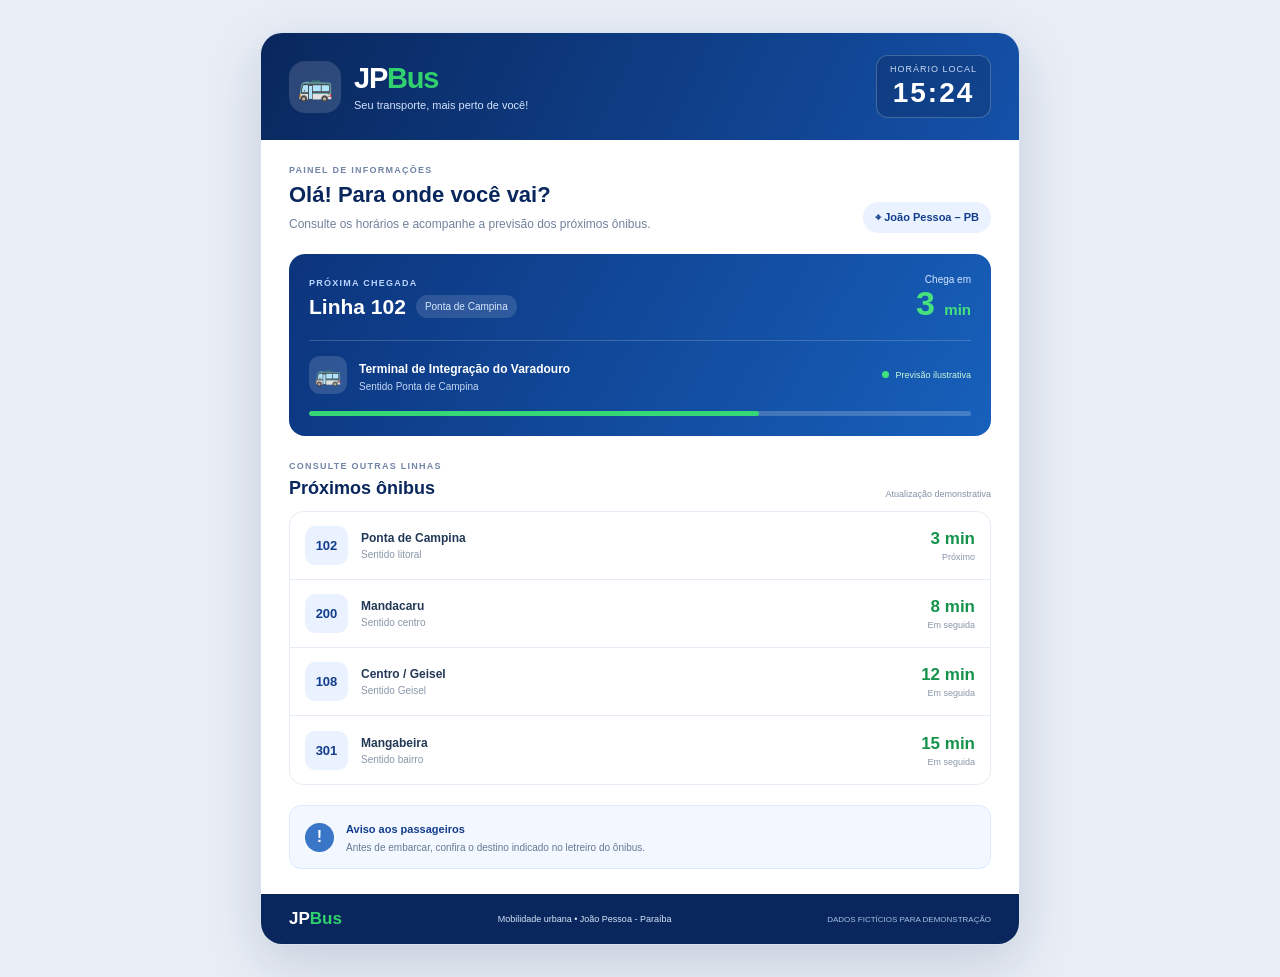
<file: html/telas-ficiticias/tela-ficiticia-parada.html>
<!DOCTYPE html>
<html lang="pt-BR">

<head>
  <meta charset="UTF-8">
  <meta name="viewport" content="width=device-width, initial-scale=1.0">
  <meta name="description" content="Painel informativo de transporte público JPBus">
  <title>JPBus | Painel informativo</title>
  <link rel="stylesheet" href="/assets/css/tela-parada.css">
</head>

<body>
  <main class="kiosk">
    <header class="topbar">
      <div class="brand">
        <div class="brand-icon">🚌</div>
        <div>
          <h1>JP<span>Bus</span></h1>
          <p>Seu transporte, mais perto de você!</p>
        </div>
      </div>
      <div class="clock"><span class="clock-label">HORÁRIO LOCAL</span><strong>15:24</strong></div>
    </header>

    <section class="welcome">
      <div>
        <span class="eyebrow">PAINEL DE INFORMAÇÕES</span>
        <h2>Olá! Para onde você vai?</h2>
        <p>Consulte os horários e acompanhe a previsão dos próximos ônibus.</p>
      </div>
      <div class="location">⌖ João Pessoa – PB</div>
    </section>

    <section class="featured">
      <div class="featured-heading">
        <div><span class="eyebrow">PRÓXIMA CHEGADA</span>
          <h2>Linha 102 <span class="route-badge">Ponta de Campina</span></h2>
        </div>
        <div class="arrival"><span>Chega em</span><strong>3 <small>min</small></strong></div>
      </div>
      <div class="route-details">
        <div class="bus-symbol">🚌</div>
        <div><strong>Terminal de Integração do Varadouro</strong>
          <p>Sentido Ponta de Campina</p>
        </div>
        <span class="live"><i></i> Previsão ilustrativa</span>
      </div>
      <div class="progress-track"><span></span></div>
    </section>

    <section class="next-section">
      <div class="section-title">
        <div><span class="eyebrow">CONSULTE OUTRAS LINHAS</span>
          <h2>Próximos ônibus</h2>
        </div>
        <span class="updated">Atualização demonstrativa</span>
      </div>
      <div class="bus-list">
        <article class="bus-row">
          <div class="line-number">102</div>
          <div class="bus-info"><strong>Ponta de Campina</strong><span>Sentido litoral</span></div>
          <div class="arrival-time"><strong>3 min</strong><span>Próximo</span></div>
        </article>
        <article class="bus-row">
          <div class="line-number">200</div>
          <div class="bus-info"><strong>Mandacaru</strong><span>Sentido centro</span></div>
          <div class="arrival-time"><strong>8 min</strong><span>Em seguida</span></div>
        </article>
        <article class="bus-row">
          <div class="line-number">108</div>
          <div class="bus-info"><strong>Centro / Geisel</strong><span>Sentido Geisel</span></div>
          <div class="arrival-time"><strong>12 min</strong><span>Em seguida</span></div>
        </article>
        <article class="bus-row">
          <div class="line-number">301</div>
          <div class="bus-info"><strong>Mangabeira</strong><span>Sentido bairro</span></div>
          <div class="arrival-time"><strong>15 min</strong><span>Em seguida</span></div>
        </article>
      </div>
    </section>

    <section class="notice">
      <div class="notice-icon">!</div>
      <div><strong>Aviso aos passageiros</strong>
        <p>Antes de embarcar, confira o destino indicado no letreiro do ônibus.</p>
      </div>
    </section>

    <footer>
      <div class="footer-brand">JP<span>Bus</span></div>
      <p>Mobilidade urbana • João Pessoa - Paraíba</p>
      <span class="demo-label">DADOS FICTÍCIOS PARA DEMONSTRAÇÃO</span>
    </footer>
  </main>
</body>

</html>
</file>
<file: assets/css/home.css>
#cabeçalho {
    background-color: #09468d;
    color: white;
    padding: 9px;
    text-align: center;
}




#principal {
    margin-left: 20%;
    height: 350px;
    padding: 20px;
}

#footer {
    background-color: #333;
    color: white;
    padding: 1px;
    text-align: center;
}

p,
li {
    font-family: Arial, Helvetica, sans-serif;
    font-size: 20px;
}

h3,
h4 {
    font-family: georgia, serif;
    font-weight: bold;
}

#body {
    background-image: url("../images/background-main.png");
    background-size: cover;
    background-position: center;
    background-repeat: no-repeat;
    background-attachment: fixed;

}

.card {
    background: white;
    border-radius: 18px;
    padding: 20px;
    margin: 20px auto;
    width: 90%;
    max-width: 710px;
    text-align: center;

}

#fundo {
    background-image: url("../images/background.png");
    background-size: cover;
    background-position: center;
    background-repeat: no-repeat;
    background-attachment: fixed;
}

@keyframes aparecer {
    from {
        opacity: 0;
        transform: translateY(30px);
    }

    to {
        opacity: 1;
        transform: translateY(0);
    }
}

h3,
h4 {
    animation: aparecer 1s ease-out;
}

.card,
p,
#footer {
    animation: aparecer 1s ease-out;
}

.espaço {
    margin-bottom: 20px;
}

h2 {
    font-family: Georgia, "Times New Roman", serif;
}

#fundo-calculo {
    background-image: url(/assets/images/back-gound-calculos.png);
    background-size: cover;
    background-position: center;
    background-repeat: no-repeat;
    background-attachment: fixed;
}

#li 
{
    font-family: Arial, Helvetica, sans-serif;
}
</file>
<file: assets/css/style.css>
/* Painel independente: estilos limitados a .motorista-dashboard */
.motorista-dashboard {
  --jp-blue: #1e40af;
  --jp-blue-soft: #eaf0ff;
  --jp-green: green;
  --jp-green-soft: #e8f5e9;
  --text: #1f2937;
  --muted: #718096;
  --line: #e8edf3;
  box-sizing: border-box;
  width: min(100% - 32px, 1080px);
  margin: 48px auto;
  padding: 30px;
  color: var(--text);
  background: #f7f9fc;
  border: 1px solid #edf1f6;
  border-radius: 22px;
  box-shadow: 0 16px 45px rgba(31, 55, 90, .09);
  font-family: Arial, Helvetica, sans-serif;
}

.motorista-dashboard *,
.motorista-dashboard *::before,
.motorista-dashboard *::after {
  box-sizing: border-box;
}

.motorista-dashboard .motorista-header {
  display: flex;
  align-items: flex-start;
  justify-content: space-between;
  gap: 20px;
  margin-bottom: 24px;
}

.motorista-dashboard .eyebrow,
.motorista-dashboard .muted-label {
  color: var(--muted);
  font-size: 10px;
  font-weight: 700;
  letter-spacing: 1.35px;
}

.motorista-dashboard h1 {
  margin: 8px 0 7px;
  color: #193675;
  font-size: clamp(25px, 4vw, 32px);
  line-height: 1.15;
}

.motorista-dashboard .motorista-header p,
.motorista-dashboard .profile-info p {
  margin: 0;
  color: var(--muted);
  font-size: 14px;
}

.motorista-dashboard .status-pill {
  display: inline-flex;
  align-items: center;
  gap: 9px;
  flex-shrink: 0;
  padding: 10px 14px;
  color: var(--jp-green);
  background: var(--jp-green-soft);
  border: 1px solid #cce8d0;
  border-radius: 999px;
  font-size: 12px;
  font-weight: 700;
}

.motorista-dashboard .status-dot,
.motorista-dashboard .footer-dot {
  width: 8px;
  height: 8px;
  background: var(--jp-green);
  border-radius: 50%;
}

.motorista-dashboard .profile-card {
  display: flex;
  align-items: center;
  gap: 16px;
  padding: 20px;
  margin-bottom: 18px;
  background: #fff;
  border: 1px solid var(--line);
  border-radius: 16px;
}

.motorista-dashboard .avatar {
  display: grid;
  width: 54px;
  height: 54px;
  flex: 0 0 54px;
  place-items: center;
  color: #fff;
  background: var(--jp-blue);
  border-radius: 15px;
  font-size: 17px;
  font-weight: 700;
}

.motorista-dashboard .profile-info h2 {
  margin: 5px 0 4px;
  color: #1c3265;
  font-size: 19px;
}

.motorista-dashboard .profile-info p {
  font-size: 13px;
}

.motorista-dashboard .profile-code {
  display: grid;
  gap: 7px;
  margin-left: auto;
  text-align: right;
}

.motorista-dashboard .profile-code strong {
  color: var(--jp-blue);
  font-size: 14px;
}

.motorista-dashboard .stats-grid {
  display: grid;
  grid-template-columns: repeat(4, minmax(0, 1fr));
  gap: 14px;
  margin-bottom: 18px;
}

.motorista-dashboard .stat-card,
.motorista-dashboard .panel-card {
  background: #fff;
  border: 1px solid var(--line);
  border-radius: 16px;
}

.motorista-dashboard .stat-card {
  display: flex;
  min-height: 155px;
  flex-direction: column;
  align-items: flex-start;
  padding: 17px;
}

.motorista-dashboard .stat-icon {
  display: grid;
  width: 34px;
  height: 34px;
  place-items: center;
  margin-bottom: 13px;
  border-radius: 10px;
  font-size: 17px;
  font-weight: 700;
}

.motorista-dashboard .blue-icon {
  color: var(--jp-blue);
  background: var(--jp-blue-soft);
}

.motorista-dashboard .green-icon {
  color: var(--jp-green);
  background: var(--jp-green-soft);
}

.motorista-dashboard .stat-label {
  color: var(--muted);
  font-size: 12px;
}

.motorista-dashboard .stat-value {
  margin-top: 5px;
  color: #1c3265;
  font-size: 23px;
}

.motorista-dashboard .stat-note {
  margin-top: 5px;
  color: #98a2b3;
  font-size: 11px;
}

.motorista-dashboard .content-grid {
  display: grid;
  grid-template-columns: 1.2fr 1fr;
  gap: 18px;
}

.motorista-dashboard .panel-card {
  padding: 21px;
}

.motorista-dashboard .section-heading {
  display: flex;
  align-items: center;
  justify-content: space-between;
  gap: 12px;
  margin-bottom: 17px;
}

.motorista-dashboard .section-heading h2 {
  margin: 6px 0 0;
  color: #1c3265;
  font-size: 17px;
}

.motorista-dashboard .soft-tag {
  padding: 6px 10px;
  color: var(--jp-blue);
  background: var(--jp-blue-soft);
  border-radius: 7px;
  font-size: 11px;
  font-weight: 700;
}

.motorista-dashboard .schedule-item {
  display: flex;
  align-items: center;
  gap: 13px;
  padding: 13px 0;
  border-top: 1px solid var(--line);
}

.motorista-dashboard .time {
  min-width: 48px;
  color: var(--jp-blue);
  font-size: 13px;
  font-weight: 700;
}

.motorista-dashboard .schedule-detail {
  display: grid;
  gap: 4px;
}

.motorista-dashboard .schedule-detail strong {
  color: #344054;
  font-size: 12px;
}

.motorista-dashboard .schedule-detail span {
  color: var(--muted);
  font-size: 11px;
}

.motorista-dashboard .schedule-state {
  margin-left: auto;
  color: #8993a4;
  font-size: 10px;
  white-space: nowrap;
}

.motorista-dashboard .schedule-state.current {
  color: var(--jp-green);
  font-weight: 700;
}

.motorista-dashboard .bus-icon {
  display: grid;
  width: 34px;
  height: 34px;
  place-items: center;
  color: var(--jp-green);
  background: var(--jp-green-soft);
  border-radius: 10px;
}

.motorista-dashboard .detail-row {
  display: flex;
  justify-content: space-between;
  gap: 12px;
  padding: 13px 0;
  border-top: 1px solid var(--line);
  font-size: 12px;
}

.motorista-dashboard .detail-row span {
  color: var(--muted);
}

.motorista-dashboard .detail-row strong {
  color: #344054;
  font-weight: 700;
  text-align: right;
}

.motorista-dashboard .dashboard-footer {
  display: flex;
  justify-content: space-between;
  gap: 12px;
  margin-top: 22px;
  color: #98a2b3;
  font-size: 10px;
}

.motorista-dashboard .dashboard-footer > span:first-child {
  display: inline-flex;
  align-items: center;
  gap: 7px;
}

.motorista-dashboard .footer-dot {
  width: 6px;
  height: 6px;
}

@media (max-width: 800px) {
  .motorista-dashboard .stats-grid {
    grid-template-columns: repeat(2, minmax(0, 1fr));
  }
  .motorista-dashboard .content-grid {
    grid-template-columns: 1fr;
  }
}

@media (max-width: 520px) {
  .motorista-dashboard {
    width: min(100% - 20px, 1080px);
    margin: 20px auto;
    padding: 18px;
    border-radius: 16px;
  }
  .motorista-dashboard .motorista-header {
    flex-direction: column;
  }
  .motorista-dashboard .profile-card {
    flex-wrap: wrap;
    padding: 15px;
  }
  .motorista-dashboard .profile-code {
    width: 100%;
    margin: 4px 0 0 70px;
    text-align: left;
  }
  .motorista-dashboard .stats-grid {
    gap: 10px;
  }
  .motorista-dashboard .stat-card {
    min-height: 145px;
    padding: 13px;
  }
  .motorista-dashboard .dashboard-footer {
    flex-direction: column;
  }
}
</file>
<file: assets/css/tela-parada.css>
* {
    box-sizing: border-box
}

:root {
    --blue: #123d8c;
    --blue-dark: #09275d;
    --blue-light: #eaf2ff;
    --green: #20b65a;
    --text: #172b4d;
    --muted: #71819b;
    --line: #e5ecf5
}

body {
    margin: 0;
    min-height: 100vh;
    padding: 32px 18px;
    display: flex;
    justify-content: center;
    align-items: flex-start;
    background: #e9eef6;
    color: var(--text);
    font-family: Arial, Helvetica, sans-serif
}

.kiosk {
    width: min(760px, 100%);
    overflow: hidden;
    border: 1px solid #d9e2ef;
    border-radius: 22px;
    background: #fff;
    box-shadow: 0 18px 55px rgba(12, 37, 78, .16)
}

.topbar {
    display: flex;
    align-items: center;
    justify-content: space-between;
    gap: 20px;
    padding: 22px 28px;
    color: #fff;
    background: linear-gradient(115deg, var(--blue-dark), #1451a9)
}

.brand {
    display: flex;
    align-items: center;
    gap: 13px
}

.brand-icon {
    width: 52px;
    height: 52px;
    display: grid;
    place-items: center;
    border-radius: 16px;
    background: rgba(255, 255, 255, .14);
    font-size: 28px
}

.brand h1 {
    margin: 0;
    font-size: 29px;
    letter-spacing: -1.2px
}

.brand h1 span,
.footer-brand span {
    color: #31d16e
}

.brand p {
    margin: 4px 0 0;
    color: #d4e3ff;
    font-size: 11px
}

.clock {
    min-width: 112px;
    padding: 8px 13px;
    border: 1px solid rgba(255, 255, 255, .22);
    border-radius: 12px;
    text-align: center;
    background: rgba(0, 0, 0, .14)
}

.clock-label {
    display: block;
    margin-bottom: 3px;
    color: #c9d9f5;
    font-size: 9px;
    letter-spacing: 1px
}

.clock strong {
    color: #fff;
    font-size: 28px;
    letter-spacing: 2px
}

.welcome {
    display: flex;
    align-items: flex-end;
    justify-content: space-between;
    gap: 20px;
    padding: 25px 28px 21px
}

.eyebrow {
    display: block;
    margin-bottom: 7px;
    color: #7185a5;
    font-size: 9px;
    font-weight: 800;
    letter-spacing: 1.25px
}

.welcome h2 {
    margin: 0 0 7px;
    color: var(--blue-dark);
    font-size: 22px
}

.welcome p {
    margin: 0;
    color: var(--muted);
    font-size: 12px;
    line-height: 1.5
}

.location {
    flex-shrink: 0;
    padding: 9px 12px;
    border-radius: 30px;
    color: var(--blue);
    background: var(--blue-light);
    font-size: 11px;
    font-weight: 700
}

.featured {
    margin: 0 28px 25px;
    padding: 20px;
    border-radius: 16px;
    color: #fff;
    background: linear-gradient(120deg, #0c347c, #1760bb)
}

.featured .eyebrow {
    color: #b9d4ff
}

.featured-heading {
    display: flex;
    justify-content: space-between;
    align-items: center;
    gap: 15px
}

.featured-heading h2 {
    display: flex;
    flex-wrap: wrap;
    align-items: center;
    gap: 10px;
    margin: 0;
    font-size: 21px
}

.route-badge {
    padding: 6px 9px;
    border-radius: 30px;
    color: #d9e9ff;
    background: rgba(255, 255, 255, .13);
    font-size: 10px;
    font-weight: 500
}

.arrival {
    min-width: 105px;
    text-align: right
}

.arrival span {
    display: block;
    color: #d5e5ff;
    font-size: 10px
}

.arrival strong {
    color: #47e17d;
    font-size: 34px;
    line-height: 1.1
}

.arrival small {
    font-size: 15px
}

.route-details {
    display: flex;
    align-items: center;
    gap: 12px;
    margin-top: 18px;
    padding-top: 15px;
    border-top: 1px solid rgba(255, 255, 255, .18)
}

.bus-symbol {
    width: 38px;
    height: 38px;
    display: grid;
    flex: 0 0 38px;
    place-items: center;
    border-radius: 11px;
    background: rgba(255, 255, 255, .14);
    font-size: 21px
}

.route-details strong {
    font-size: 12px
}

.route-details p {
    margin: 4px 0 0;
    color: #c5d9f7;
    font-size: 10px
}

.live {
    margin-left: auto;
    color: #c8f8d8;
    font-size: 9px;
    white-space: nowrap
}

.live i {
    display: inline-block;
    width: 7px;
    height: 7px;
    margin-right: 4px;
    border-radius: 50%;
    background: #3ee27b
}

.progress-track {
    height: 5px;
    overflow: hidden;
    margin-top: 17px;
    border-radius: 10px;
    background: rgba(255, 255, 255, .2)
}

.progress-track span {
    display: block;
    width: 68%;
    height: 100%;
    border-radius: inherit;
    background: #35d875
}

.next-section {
    padding: 0 28px
}

.section-title {
    display: flex;
    align-items: flex-end;
    justify-content: space-between;
    gap: 12px;
    margin-bottom: 12px
}

.section-title h2 {
    margin: 0;
    color: var(--blue-dark);
    font-size: 18px
}

.updated {
    color: #8290a6;
    font-size: 9px
}

.bus-list {
    overflow: hidden;
    border: 1px solid var(--line);
    border-radius: 14px
}

.bus-row {
    display: flex;
    align-items: center;
    gap: 13px;
    min-height: 68px;
    padding: 11px 15px;
    border-bottom: 1px solid var(--line)
}

.bus-row:last-child {
    border-bottom: 0
}

.line-number {
    width: 43px;
    height: 39px;
    display: grid;
    flex: 0 0 43px;
    place-items: center;
    border-radius: 10px;
    color: var(--blue);
    background: var(--blue-light);
    font-size: 13px;
    font-weight: 800
}

.bus-info strong,
.bus-info span,
.arrival-time strong,
.arrival-time span {
    display: block
}

.bus-info strong {
    color: #233957;
    font-size: 12px
}

.bus-info span {
    margin-top: 4px;
    color: #8996aa;
    font-size: 10px
}

.arrival-time {
    margin-left: auto;
    text-align: right
}

.arrival-time strong {
    color: #15934b;
    font-size: 17px
}

.arrival-time span {
    margin-top: 3px;
    color: #8996aa;
    font-size: 9px
}

.notice {
    display: flex;
    align-items: center;
    gap: 12px;
    margin: 20px 28px 25px;
    padding: 13px 15px;
    border: 1px solid #dce9ff;
    border-radius: 12px;
    background: #f3f7ff
}

.notice-icon {
    width: 29px;
    height: 29px;
    display: grid;
    flex: 0 0 29px;
    place-items: center;
    border-radius: 50%;
    color: #fff;
    background: #3976c8;
    font-weight: 800
}

.notice strong {
    color: var(--blue);
    font-size: 11px
}

.notice p {
    margin: 4px 0 0;
    color: #667995;
    font-size: 10px;
    line-height: 1.4
}

footer {
    display: flex;
    align-items: center;
    justify-content: space-between;
    gap: 12px;
    padding: 15px 28px;
    color: #d7e5fa;
    background: #09275d
}

.footer-brand {
    color: #fff;
    font-size: 17px;
    font-weight: 800
}

footer p {
    margin: 0;
    font-size: 9px
}

.demo-label {
    color: #a9c1e5;
    font-size: 8px;
    text-align: right
}

@media(max-width:600px) {
    body {
        padding: 12px
    }

    .kiosk {
        border-radius: 15px
    }

    .topbar,
    .welcome {
        padding-left: 17px;
        padding-right: 17px
    }

    .topbar {
        align-items: flex-start
    }

    .brand-icon {
        width: 43px;
        height: 43px;
        font-size: 23px
    }

    .brand h1 {
        font-size: 24px
    }

    .clock {
        min-width: 88px;
        padding: 7px
    }

    .clock strong {
        font-size: 22px
    }

    .welcome {
        align-items: flex-start;
        flex-direction: column;
        gap: 12px
    }

    .welcome h2 {
        font-size: 19px
    }

    .featured {
        margin-right: 17px;
        margin-left: 17px;
        padding: 16px
    }

    .featured-heading h2 {
        font-size: 17px
    }

    .arrival strong {
        font-size: 28px
    }

    .route-details {
        flex-wrap: wrap
    }

    .live {
        width: 100%;
        margin-left: 50px
    }

    .next-section {
        padding: 0 17px
    }

    .updated {
        max-width: 105px;
        text-align: right;
        line-height: 1.4
    }

    .notice {
        margin-right: 17px;
        margin-left: 17px
    }

    footer {
        flex-wrap: wrap;
        padding: 14px 17px
    }

    footer p {
        order: 3;
        width: 100%
    }

    .demo-label {
        max-width: 120px
    }
}
</file>
